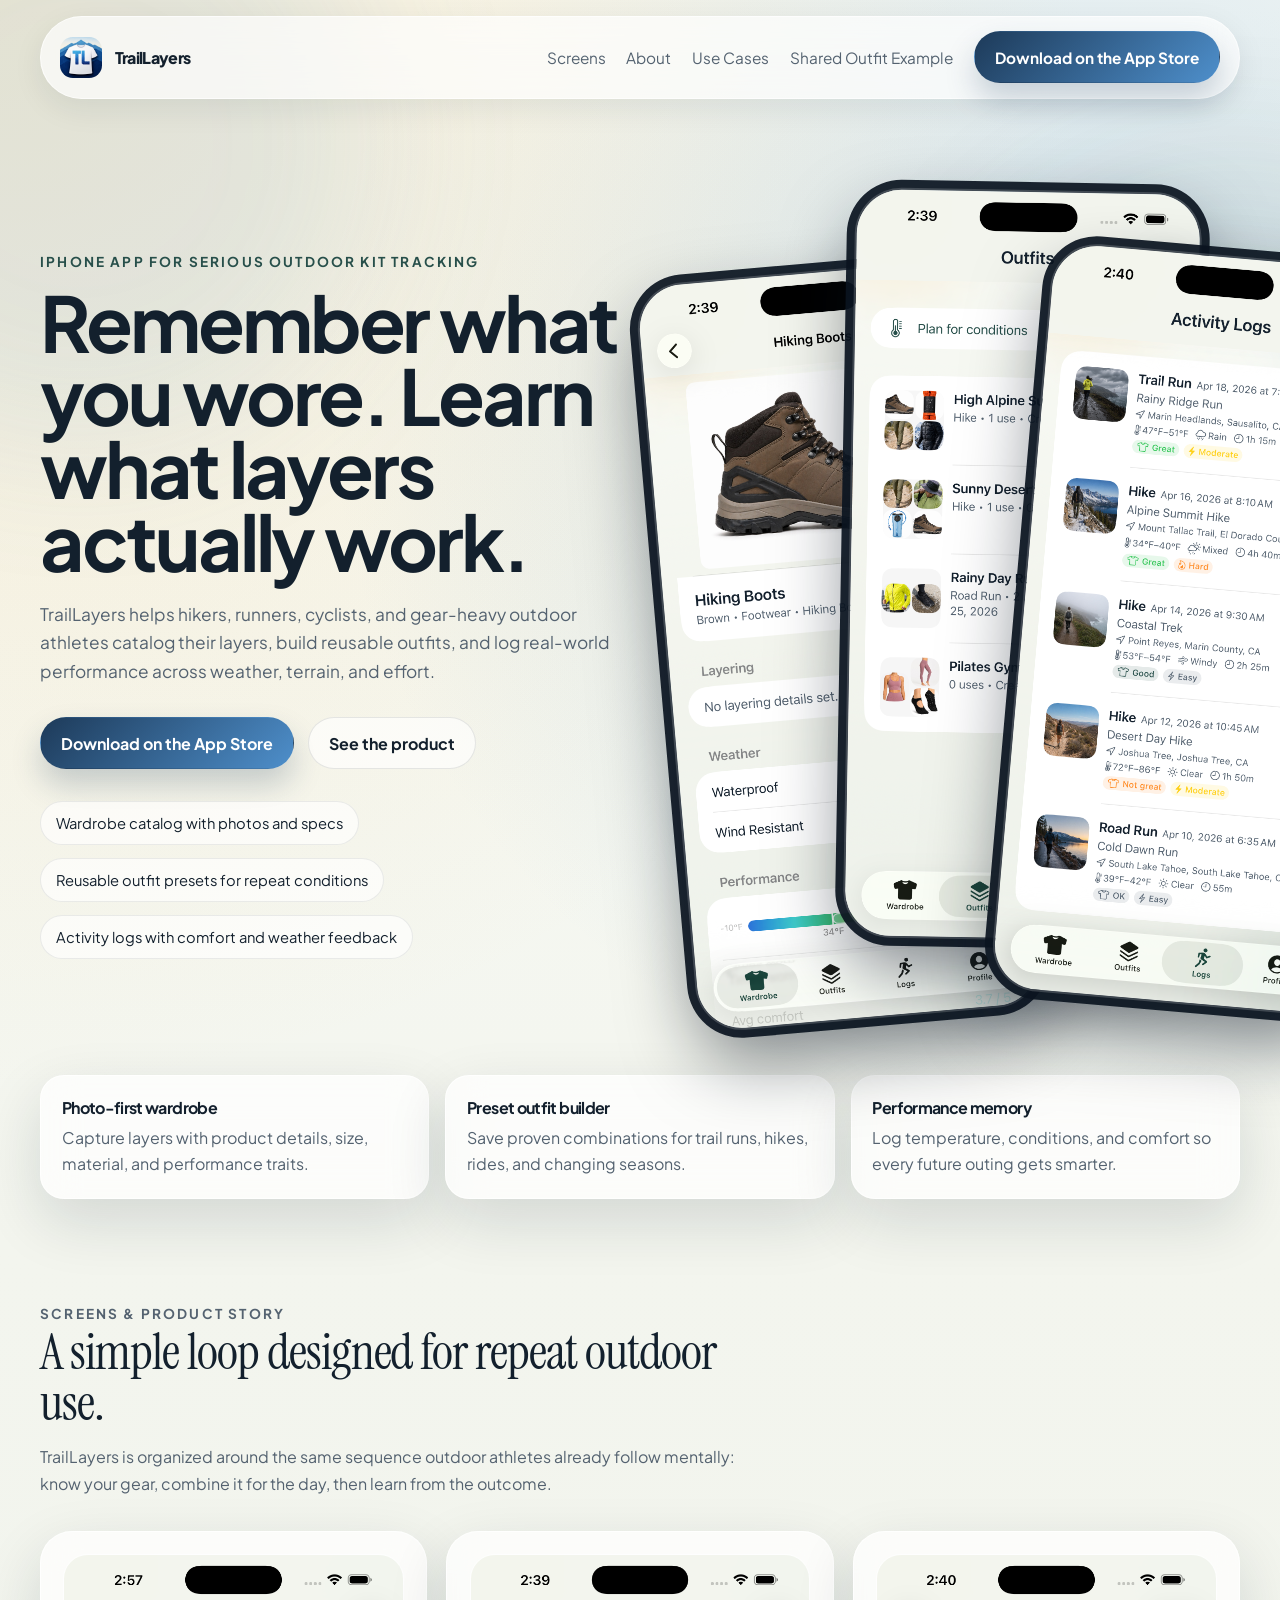
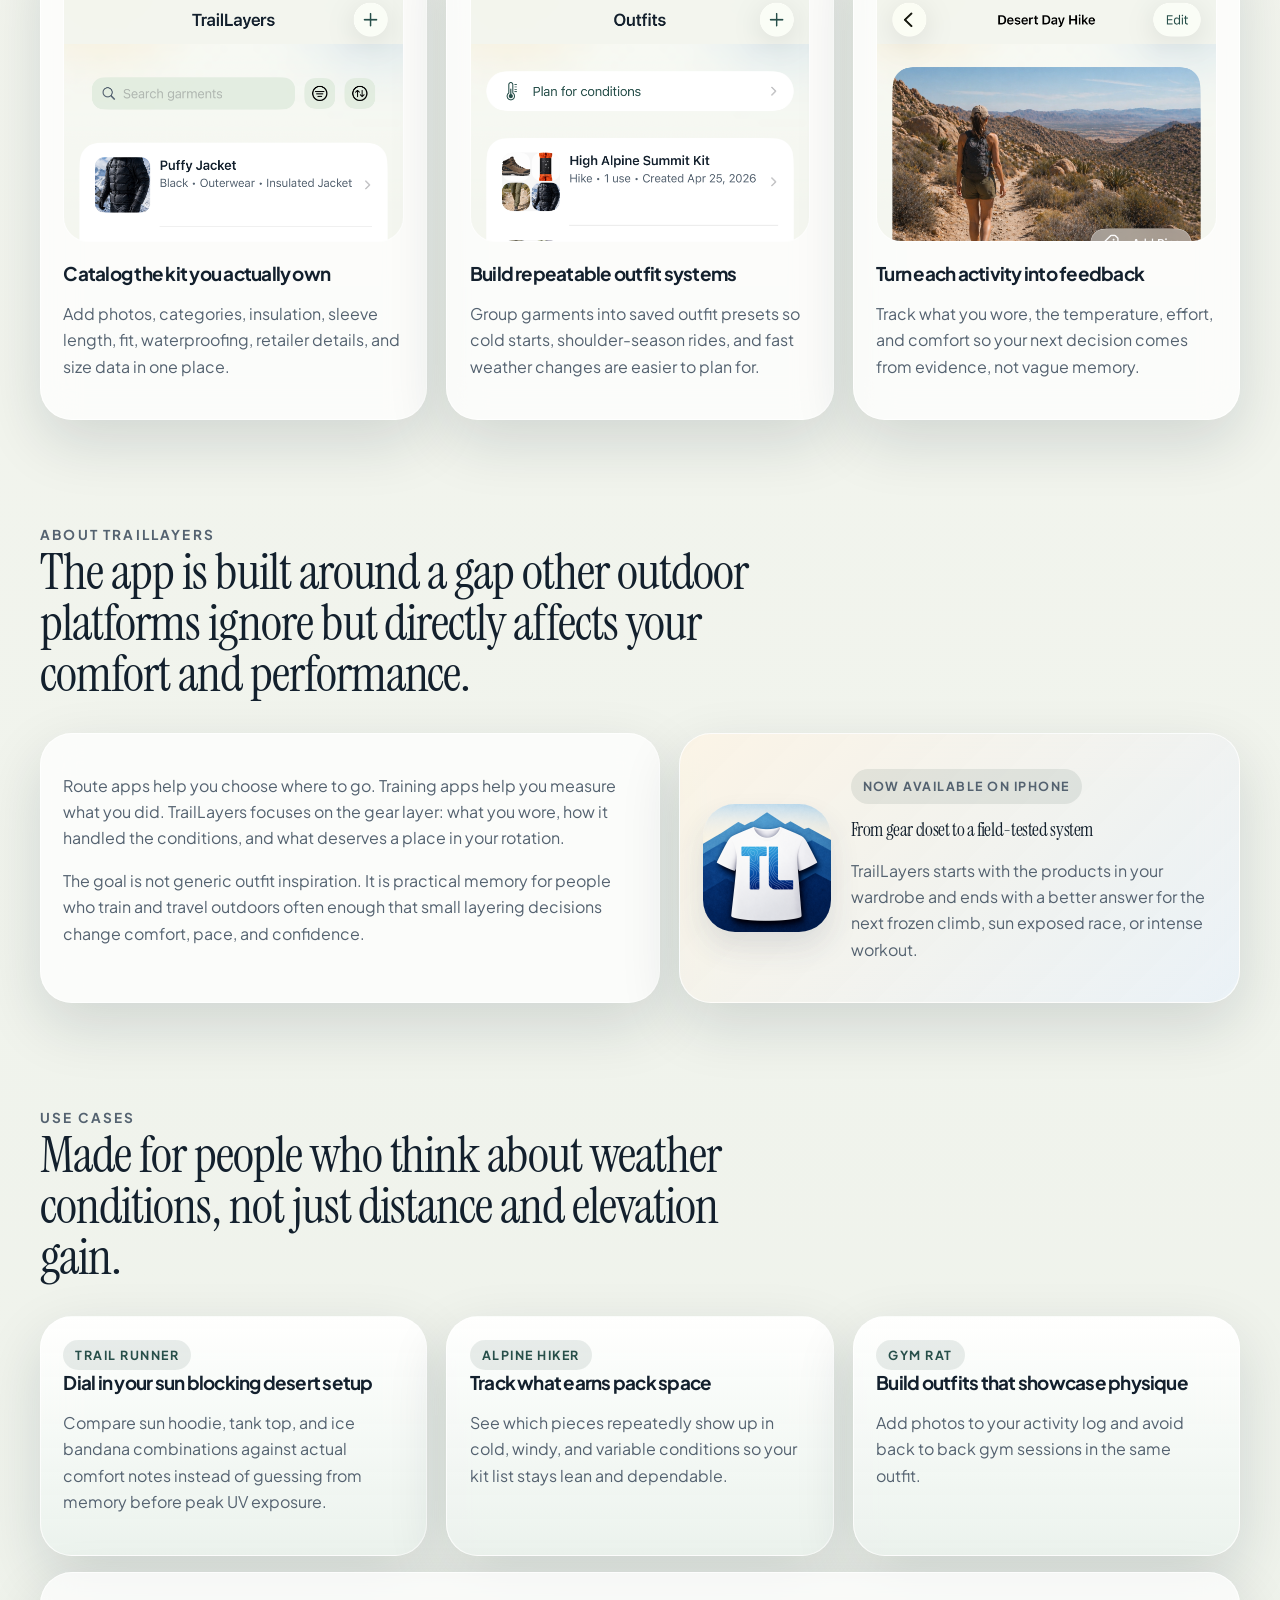
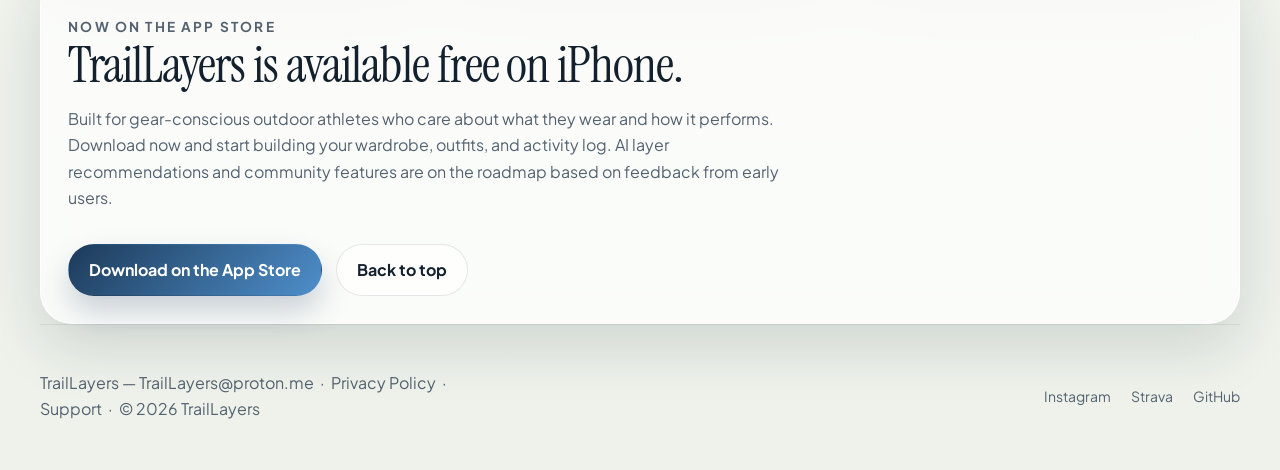
<file: index.html>
<!DOCTYPE html>
<html lang="en">
<head>
  <meta charset="UTF-8">
  <meta name="viewport" content="width=device-width, initial-scale=1.0">
  <title>TrailLayers | iPhone App for Outdoor Gear Tracking</title>
  <meta
    name="description"
    content="TrailLayers is an iPhone app for tracking layers, building repeatable outfits, and learning what performs best across weather, effort, and terrain."
  >
  <link rel="icon" type="image/png" href="./assets/traillayers-icon.png">
  <link rel="preconnect" href="https://fonts.googleapis.com">
  <link rel="preconnect" href="https://fonts.gstatic.com" crossorigin>
  <link href="https://fonts.googleapis.com/css2?family=Plus+Jakarta+Sans:wght@400;500;600;700;800&amp;family=Instrument+Serif:ital@0;1&amp;display=swap" rel="stylesheet">
  <meta name='impact-site-verification' value='4150eebb-adfe-4280-85b9-e752fb55fca5'>
  <link rel="stylesheet" href="./styles.css">
</head>
<body>
  <div class="page-shell">
    <header class="site-header">
      <a class="brand" href="#top" aria-label="TrailLayers home">
        <img src="./assets/traillayers-icon.png" alt="TrailLayers app icon">
        <span>TrailLayers</span>
      </a>

      <button class="menu-toggle" type="button" aria-expanded="false" aria-controls="site-nav">
        <span></span>
        <span></span>
      </button>

      <nav id="site-nav" class="site-nav" aria-label="Primary">
        <a href="#screens">Screens</a>
        <a href="#about">About</a>
        <a href="#use-cases">Use Cases</a>
        <a href="https://traillayers.app/outfits/?id=e692a586-5457-4a1e-a041-8d3524969d3b">Shared Outfit Example</a>
        <a class="button button-primary outfit-header-cta" href="https://apps.apple.com/us/app/traillayers/id6760794709" id="appstore-cta-header" aria-label="Download TrailLayers on the App Store" target="_blank">
          Download on the App Store
        </a>
      </nav>
    </header>

    <main id="top">
      <section class="hero">
        <div class="hero-copy">
          <p class="eyebrow">iPhone app for serious outdoor kit tracking</p>
          <h1>Remember what you wore. Learn what layers actually work.</h1>
          <p class="hero-text">
            TrailLayers helps hikers, runners, cyclists, and gear-heavy outdoor athletes catalog their layers,
            build reusable outfits, and log real-world performance across weather, terrain, and effort.
          </p>

          <div class="hero-actions">
            <a class="button button-primary" href="https://apps.apple.com/us/app/traillayers/id6760794709" target="_blank" aria-label="Download TrailLayers on the App Store">Download on the App Store</a>
            <a class="button button-secondary" href="#screens">See the product</a>
          </div>

          <ul class="hero-meta" aria-label="Product highlights">
            <li>Wardrobe catalog with photos and specs</li>
            <li>Reusable outfit presets for repeat conditions</li>
            <li>Activity logs with comfort and weather feedback</li>
          </ul>
        </div>

        <div class="hero-visual" aria-hidden="true">
          <div class="glow glow-one"></div>
          <div class="glow glow-two"></div>

          <div class="phone-stack">
            <div class="phone-frame phone-back">
              <img
                src="./images/screenshots/17PM-GarmentDetailView.png"
                alt="TrailLayers garment detail screen showing specs and performance history"
                width="390"
                height="844"
              >
            </div>
            <div class="phone-frame phone-mid">
              <img
                src="./images/screenshots/17PM-OutfitsView.png"
                alt="TrailLayers outfits screen showing saved outfit presets"
                width="390"
                height="844"
              >
            </div>
            <div class="phone-frame phone-front">
              <img
                src="./images/screenshots/17PM-ActivityLogsView.png"
                alt="TrailLayers activity logs screen showing past outdoor activities"
                width="390"
                height="844"
              >
            </div>
          </div>
        </div>
      </section>

      <section class="proof-strip" aria-label="Key capabilities">
        <article>
          <strong>Photo-first wardrobe</strong>
          <span>Capture layers with product details, size, material, and performance traits.</span>
        </article>
        <article>
          <strong>Preset outfit builder</strong>
          <span>Save proven combinations for trail runs, hikes, rides, and changing seasons.</span>
        </article>
        <article>
          <strong>Performance memory</strong>
          <span>Log temperature, conditions, and comfort so every future outing gets smarter.</span>
        </article>
      </section>

      <section id="screens" class="section">
        <div class="section-heading">
          <p class="eyebrow">Screens &amp; product story</p>
          <h2>A simple loop designed for repeat outdoor use.</h2>
          <p>
            TrailLayers is organized around the same sequence outdoor athletes already follow mentally:
            know your gear, combine it for the day, then learn from the outcome.
          </p>
        </div>

        <div class="showcase-grid">
          <article class="showcase-card">
            <div class="showcase-art">
              <img
                src="./images/screenshots/17PM-WardrobeView.png"
                alt="Wardrobe screen showing a grid of cataloged garments"
                width="390"
                height="844"
              >
            </div>
            <h3>Catalog the kit you actually own</h3>
            <p>Add photos, categories, insulation, sleeve length, fit, waterproofing, retailer details, and size data in one place.</p>
          </article>
          <article class="showcase-card">
            <div class="showcase-art">
              <img
                src="./images/screenshots/17PM-OutfitsView.png"
                alt="Outfits screen showing saved outfit presets"
                width="390"
                height="844"
              >
            </div>
            <h3>Build repeatable outfit systems</h3>
            <p>Group garments into saved outfit presets so cold starts, shoulder-season rides, and fast weather changes are easier to plan for.</p>
          </article>
          <article class="showcase-card">
            <div class="showcase-art">
              <img
                src="./images/screenshots/17PM-ActivityDetailView.png"
                alt="Activity detail screen showing weather conditions and comfort ratings"
                width="390"
                height="844"
              >
            </div>
            <h3>Turn each activity into feedback</h3>
            <p>Track what you wore, the temperature, effort, and comfort so your next decision comes from evidence, not vague memory.</p>
          </article>
        </div>
      </section>

      <section id="about" class="section section-split">
        <div class="section-heading">
          <p class="eyebrow">About TrailLayers</p>
          <h2>The app is built around a gap other outdoor platforms ignore but directly affects your comfort and performance.</h2>
        </div>

        <div class="about-layout">
          <article class="text-panel">
            <p>
              Route apps help you choose where to go. Training apps help you measure what you did. TrailLayers focuses on
              the gear layer: what you wore, how it handled the conditions, and what deserves a place in your rotation.
            </p>
            <p>
              The goal is not generic outfit inspiration. It is practical memory for people who train and travel outdoors
              often enough that small layering decisions change comfort, pace, and confidence.
            </p>
          </article>

          <article class="brand-panel">
            <img src="./assets/traillayers-icon.png" alt="TrailLayers logo illustration">
            <div>
              <p class="brand-kicker">Now available on iPhone</p>
              <h3>From gear closet to a field-tested system</h3>
              <p>TrailLayers starts with the products in your wardrobe and ends with a better answer for the next frozen climb, sun exposed race, or intense workout.</p>
            </div>
          </article>
        </div>
      </section>

      <section id="use-cases" class="section">
        <div class="section-heading">
          <p class="eyebrow">Use cases</p>
          <h2>Made for people who think about weather conditions, not just distance and elevation gain.</h2>
        </div>

        <div class="use-case-grid">
          <article class="use-case-card">
            <span class="use-case-tag">Trail runner</span>
            <h3>Dial in your sun blocking desert setup</h3>
            <p>Compare sun hoodie, tank top, and ice bandana combinations against actual comfort notes instead of guessing from memory before peak UV exposure.</p>
          </article>
          <article class="use-case-card">
            <span class="use-case-tag">Alpine hiker</span>
            <h3>Track what earns pack space</h3>
            <p>See which pieces repeatedly show up in cold, windy, and variable conditions so your kit list stays lean and dependable.</p>
          </article>
          <article class="use-case-card">
            <span class="use-case-tag">Gym Rat</span>
            <h3>Build outfits that showcase physique</h3>
            <p>Add photos to your activity log and avoid back to back gym sessions in the same outfit.</p>
          </article>
        </div>
      </section>

      <section class="section final-cta">
        <div class="section-heading">
          <p class="eyebrow">Now on the App Store</p>
          <h2>TrailLayers is available free on iPhone.</h2>
          <p>
            Built for gear-conscious outdoor athletes who care about what they wear and how it performs.
            Download now and start building your wardrobe, outfits, and activity log.
            AI layer recommendations and community features are on the roadmap based on feedback from early users.
          </p>
        </div>
        <div class="cta-row">
          <a class="button button-primary" href="https://apps.apple.com/us/app/traillayers/id6760794709" target="_blank" aria-label="Download TrailLayers on the App Store">Download on the App Store</a>
          <a class="button button-secondary" href="#top">Back to top</a>
        </div>
      </section>
    </main>

    <footer class="site-footer">
      <p>TrailLayers &mdash; <a href="mailto:TrailLayers@proton.me">TrailLayers@proton.me</a>
        &nbsp;&middot;&nbsp;
        <a href="./privacy.html">Privacy Policy</a>
        &nbsp;&middot;&nbsp;
        <a href="./support/">Support</a>
        &nbsp;&middot;&nbsp;
        &copy; <span id="year"></span> TrailLayers
      </p>
      <div class="footer-social">
        <a href="https://www.instagram.com/traillayers" target="_blank" aria-label="TrailLayers on Instagram">Instagram</a>
        <a href="https://www.strava.com/clubs/2086063" target="_blank" aria-label="TrailLayers Strava Club">Strava</a>
        <a href="https://github.com/TrailLayers/TrailLayers-website" target="_blank" aria-label="TrailLayers on GitHub">GitHub</a>
      </div>
    </footer>
  </div>

  <script src="./script.js"></script>
</body>
</html>
</file>
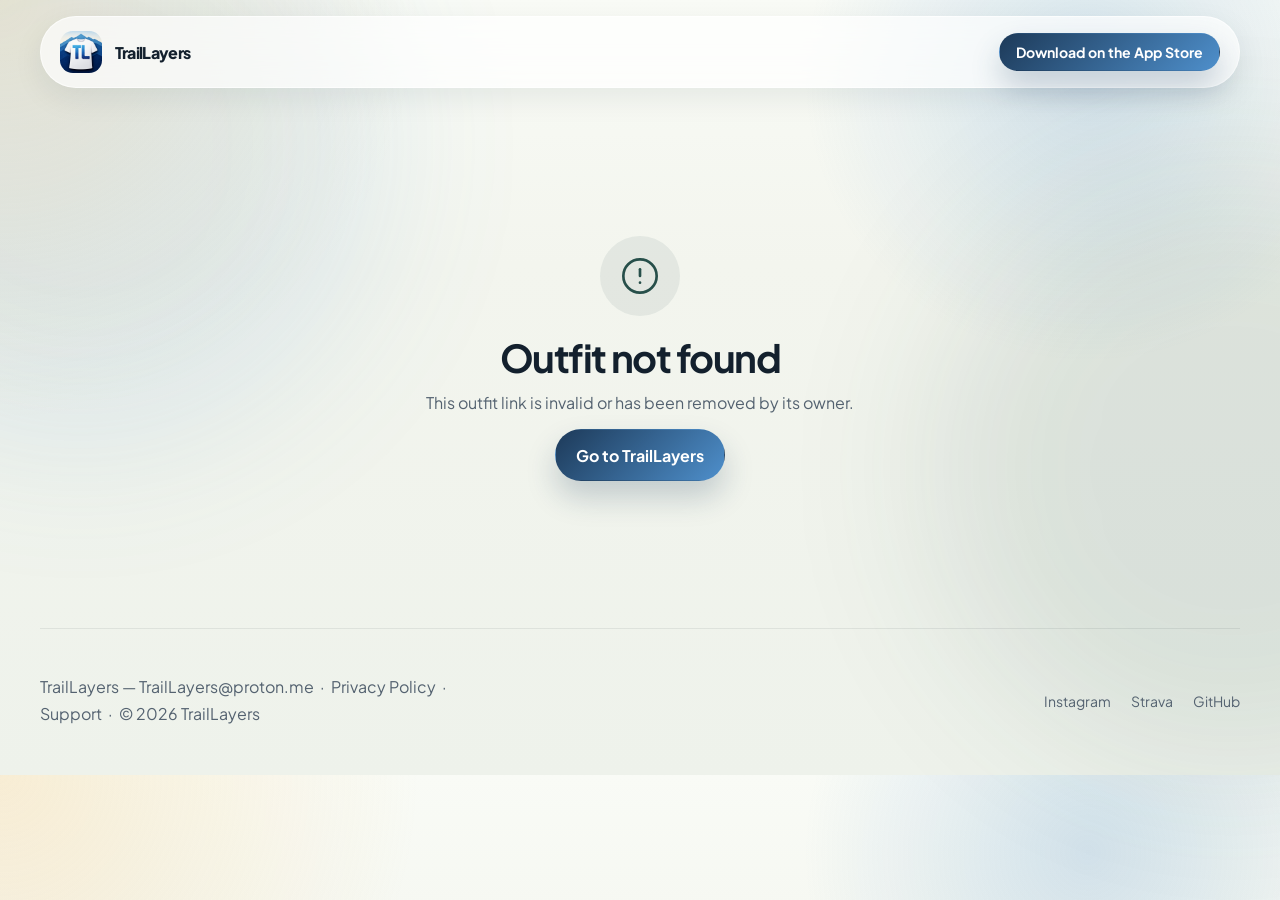
<file: outfits/index.html>
<!DOCTYPE html>
<html lang="en">
<head>
  <meta charset="UTF-8">
  <meta name="viewport" content="width=device-width, initial-scale=1.0">
  <title>Shared Outfit — TrailLayers</title>
  <meta name="description" content="View a shared TrailLayers outfit.">
  <!-- Open Graph — updated dynamically once data loads -->
  <meta property="og:title" content="TrailLayers Outfit">
  <meta property="og:description" content="A shared outfit from TrailLayers.">
  <meta property="og:image" content="../assets/traillayers-icon.png">
  <link rel="icon" type="image/png" href="../assets/traillayers-icon.png">
  <link rel="preconnect" href="https://fonts.googleapis.com">
  <link rel="preconnect" href="https://fonts.gstatic.com" crossorigin>
  <link href="https://fonts.googleapis.com/css2?family=Plus+Jakarta+Sans:wght@400;500;600;700;800&family=Instrument+Serif:ital@0;1&display=swap" rel="stylesheet">
  <link rel="stylesheet" href="../styles.css">
  <link rel="stylesheet" href="./outfit.css">
</head>
<body>
  <div class="page-shell">

    <header class="site-header">
      <a class="brand" href="/" aria-label="TrailLayers home">
        <img src="../assets/traillayers-icon.png" alt="TrailLayers app icon">
        <span>TrailLayers</span>
      </a>
      <a class="button button-primary outfit-header-cta" href="https://apps.apple.com/us/app/traillayers/id6760794709" id="appstore-cta-header" aria-label="Download TrailLayers on the App Store" target="_blank">
        Download on the App Store
      </a>
    </header>

    <main id="outfit-main" data-state="loading">

      <!-- Loading state — hidden attribute removed by showState("state-loading") on init -->
      <div id="state-loading" class="outfit-state" hidden aria-live="polite" aria-busy="true">
        <div class="spinner" aria-hidden="true"></div>
        <p>Loading outfit&hellip;</p>
      </div>

      <!-- Error / not-found state -->
      <div id="state-error" class="outfit-state" hidden aria-live="assertive">
        <div class="state-icon" aria-hidden="true">
          <svg width="40" height="40" viewBox="0 0 24 24" fill="none" stroke="currentColor" stroke-width="1.6" stroke-linecap="round" stroke-linejoin="round">
            <circle cx="12" cy="12" r="10"/>
            <line x1="12" y1="8" x2="12" y2="12"/>
            <line x1="12" y1="16" x2="12.01" y2="16"/>
          </svg>
        </div>
        <h1 class="state-heading">Outfit not found</h1>
        <p class="state-body">This outfit link is invalid or has been removed by its owner.</p>
        <a class="button button-primary" href="/">Go to TrailLayers</a>
      </div>

      <!-- Outfit content — populated by JS -->
      <div id="state-content" hidden>

        <section class="outfit-hero">
          <div class="outfit-hero-inner">
            <p class="eyebrow" id="outfit-activity"></p>
            <h1 id="outfit-name">Outfit</h1>
            <p id="shared-by" hidden></p>
            <p class="outfit-meta-line" id="outfit-date"></p>
            <p class="outfit-description" id="outfit-description" hidden></p>
          </div>
        </section>

        <!-- Temperature bar — populated by JS when weather stats are present -->
        <section class="outfit-weather-section" id="outfit-weather-section" hidden aria-label="Outfit temperature range">
          <div class="temp-bar-wrap" id="temp-bar-container">
            <!-- injected by renderWeatherBar() -->
          </div>
        </section>

        <section class="outfit-kit-section" aria-label="Tagged outfit photo and selected garment">
          <div class="outfit-photo-card">
            <div class="outfit-image-wrap" id="outfit-image-wrap">
              <!-- outfit image and pins injected here if present -->
            </div>
            <p class="photo-helper" id="photo-helper" hidden>Tap a marker to inspect the matching garment.</p>
          </div>

          <div class="selected-garment-panel" id="selected-garment-panel" aria-live="polite">
            <!-- selected garment injected here -->
          </div>
        </section>

        <section class="outfit-garments-section" aria-labelledby="garments-heading">
          <h2 id="garments-heading" class="garments-heading">What&rsquo;s in this outfit</h2>
          <ul class="garment-list" id="garment-list" role="list">
            <!-- garment cards injected here -->
          </ul>
        </section>

        <section class="outfit-cta-section">
          <div class="outfit-cta-card">
            <div class="outfit-cta-copy">
              <p class="eyebrow">Build yours in TrailLayers</p>
              <h2 class="outfit-cta-heading">Track every layer. Learn what actually works.</h2>
              <p>Catalog your outdoor gear, build repeatable outfits, and log real-world comfort so every future outing gets smarter.</p>
              <a class="button button-primary" href="https://apps.apple.com/us/app/traillayers/id6760794709" id="appstore-cta-main" target="_blank">Download on the App Store</a>
            </div>
            <div class="outfit-cta-art" aria-hidden="true">
              <img src="../assets/traillayers-icon.png" alt="">
            </div>
          </div>
        </section>

      </div>
      <!-- /#state-content -->

    </main>

    <footer class="site-footer outfit-footer">
      <p>TrailLayers &mdash; <a href="mailto:TrailLayers@proton.me">TrailLayers@proton.me</a>
        &nbsp;&middot;&nbsp;
        <a href="../privacy.html">Privacy Policy</a>
        &nbsp;&middot;&nbsp;
        <a href="../support/">Support</a>
        &nbsp;&middot;&nbsp;
        &copy; <span id="year"></span> TrailLayers
      </p>
      <div class="footer-social">
        <a href="https://www.instagram.com/traillayers" target="_blank" aria-label="TrailLayers on Instagram">Instagram</a>
        <a href="https://www.strava.com/clubs/2086063" target="_blank" aria-label="TrailLayers Strava Club">Strava</a>
        <a href="https://github.com/TrailLayers/TrailLayers-website" target="_blank" aria-label="TrailLayers on GitHub">GitHub</a>
      </div>
    </footer>

  </div>
  <!-- /.page-shell -->

  <script src="./outfit.js" type="module"></script>
</body>
</html>
</file>
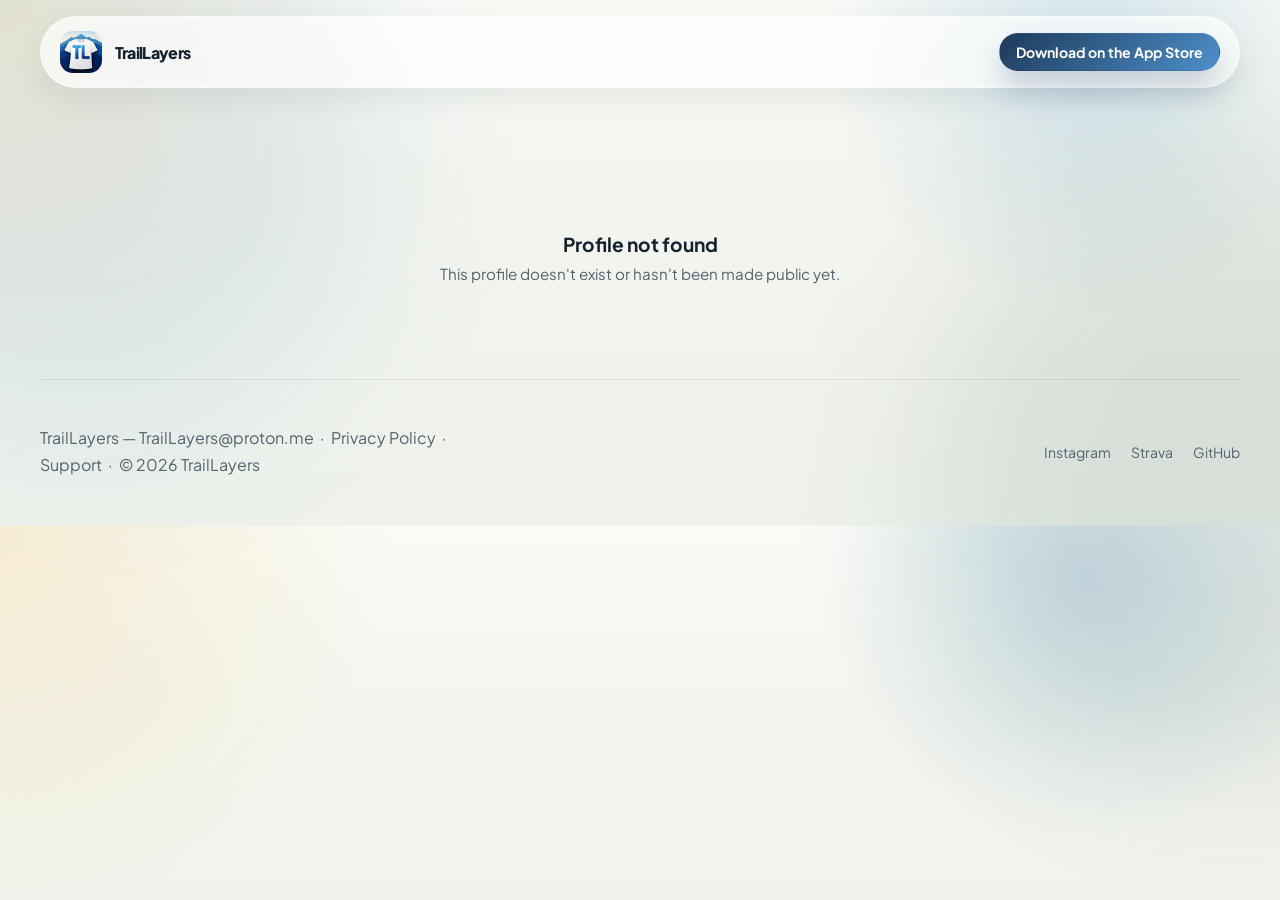
<file: profile/index.html>
<!DOCTYPE html>
<html lang="en">
<head>
  <meta charset="UTF-8">
  <meta name="viewport" content="width=device-width, initial-scale=1.0">
  <title>Profile — TrailLayers</title>
  <meta name="description" content="Outdoor gear wardrobe and outfits on TrailLayers.">
  <link rel="icon" type="image/png" href="../assets/traillayers-icon.png">
  <link rel="preconnect" href="https://fonts.googleapis.com">
  <link rel="preconnect" href="https://fonts.gstatic.com" crossorigin>
  <link href="https://fonts.googleapis.com/css2?family=Plus+Jakarta+Sans:wght@400;500;600;700;800&family=Instrument+Serif:ital@0;1&display=swap" rel="stylesheet">
  <link rel="stylesheet" href="../styles.css">
  <link rel="stylesheet" href="./profile.css">
</head>
<body>
  <div class="page-shell">

    <header class="site-header">
      <a class="brand" href="/" aria-label="TrailLayers home">
        <img src="../assets/traillayers-icon.png" alt="TrailLayers app icon">
        <span>TrailLayers</span>
      </a>
      <a class="button button-primary profile-header-cta" href="https://apps.apple.com/us/app/traillayers/id6760794709" id="appstore-cta-header" aria-label="Download TrailLayers on the App Store" target="_blank">
        Download on the App Store
      </a>
    </header>

    <main class="profile-main" id="profile-main" data-state="loading">

      <!-- Loading -->
      <div id="state-loading" class="profile-state-loading" aria-busy="true" aria-live="polite">
        <div class="profile-state-spinner" aria-hidden="true"></div>
      </div>

      <!-- Error / not found -->
      <div id="state-error" hidden>
        <section class="profile-hero">
          <div class="profile-state-message">
            <p class="profile-state-title">Profile not found</p>
            <p class="profile-state-sub">This profile doesn't exist or hasn't been made public yet.</p>
          </div>
        </section>
      </div>

      <!-- Content -->
      <div id="state-content" hidden>

        <section class="profile-hero">
          <div class="profile-hero-inner">
            <div class="profile-avatar" aria-hidden="true" id="profile-avatar"></div>
            <div class="profile-info">
              <h1 class="profile-name" id="profile-name"></h1>
              <p class="profile-username" id="profile-username"></p>
              <p class="profile-joined" id="profile-joined"></p>
            </div>
          </div>

          <div class="profile-stats" role="list">
            <div class="profile-stat" role="listitem">
              <span class="profile-stat-value" id="stat-garments">—</span>
              <span class="profile-stat-label">Garments</span>
            </div>
            <div class="profile-stat-divider" aria-hidden="true"></div>
            <div class="profile-stat" role="listitem">
              <span class="profile-stat-value" id="stat-outfits">—</span>
              <span class="profile-stat-label">Outfits</span>
            </div>
            <div class="profile-stat-divider" aria-hidden="true"></div>
            <div class="profile-stat" role="listitem">
              <span class="profile-stat-value" id="stat-activities">—</span>
              <span class="profile-stat-label">Activities</span>
            </div>
          </div>
        </section>

        <section class="profile-outfits-section" aria-labelledby="outfits-heading">
          <h2 id="outfits-heading" class="profile-section-heading">Shared outfits</h2>
          <ul class="profile-outfit-grid" id="outfit-grid" role="list"></ul>
        </section>

        <section class="outfit-cta-section">
          <div class="outfit-cta-card">
            <div class="outfit-cta-copy">
              <p class="eyebrow">Build yours in TrailLayers</p>
              <h2 class="outfit-cta-heading">Track every layer. Learn what actually works.</h2>
              <p>Catalog your outdoor gear, build repeatable outfits, and log real-world comfort so every future outing gets smarter.</p>
              <a class="button button-primary" href="https://apps.apple.com/us/app/traillayers/id6760794709" id="appstore-cta-main" target="_blank">Download on the App Store</a>
            </div>
            <div class="outfit-cta-art" aria-hidden="true">
              <img src="../assets/traillayers-icon.png" alt="">
            </div>
          </div>
        </section>

      </div>

    </main>

    <footer class="site-footer profile-footer">
      <p>TrailLayers &mdash; <a href="mailto:TrailLayers@proton.me">TrailLayers@proton.me</a>
        &nbsp;&middot;&nbsp;
        <a href="../privacy.html">Privacy Policy</a>
        &nbsp;&middot;&nbsp;
        <a href="../support/">Support</a>
        &nbsp;&middot;&nbsp;
        &copy; <span id="year"></span> TrailLayers
      </p>
      <div class="footer-social">
        <a href="https://www.instagram.com/traillayers" target="_blank" aria-label="TrailLayers on Instagram">Instagram</a>
        <a href="https://www.strava.com/clubs/2086063" target="_blank" aria-label="TrailLayers Strava Club">Strava</a>
        <a href="https://github.com/TrailLayers/TrailLayers-website" target="_blank" aria-label="TrailLayers on GitHub">GitHub</a>
      </div>
    </footer>

  </div>

  <script src="./profile.js" type="module"></script>
</body>
</html>
</file>
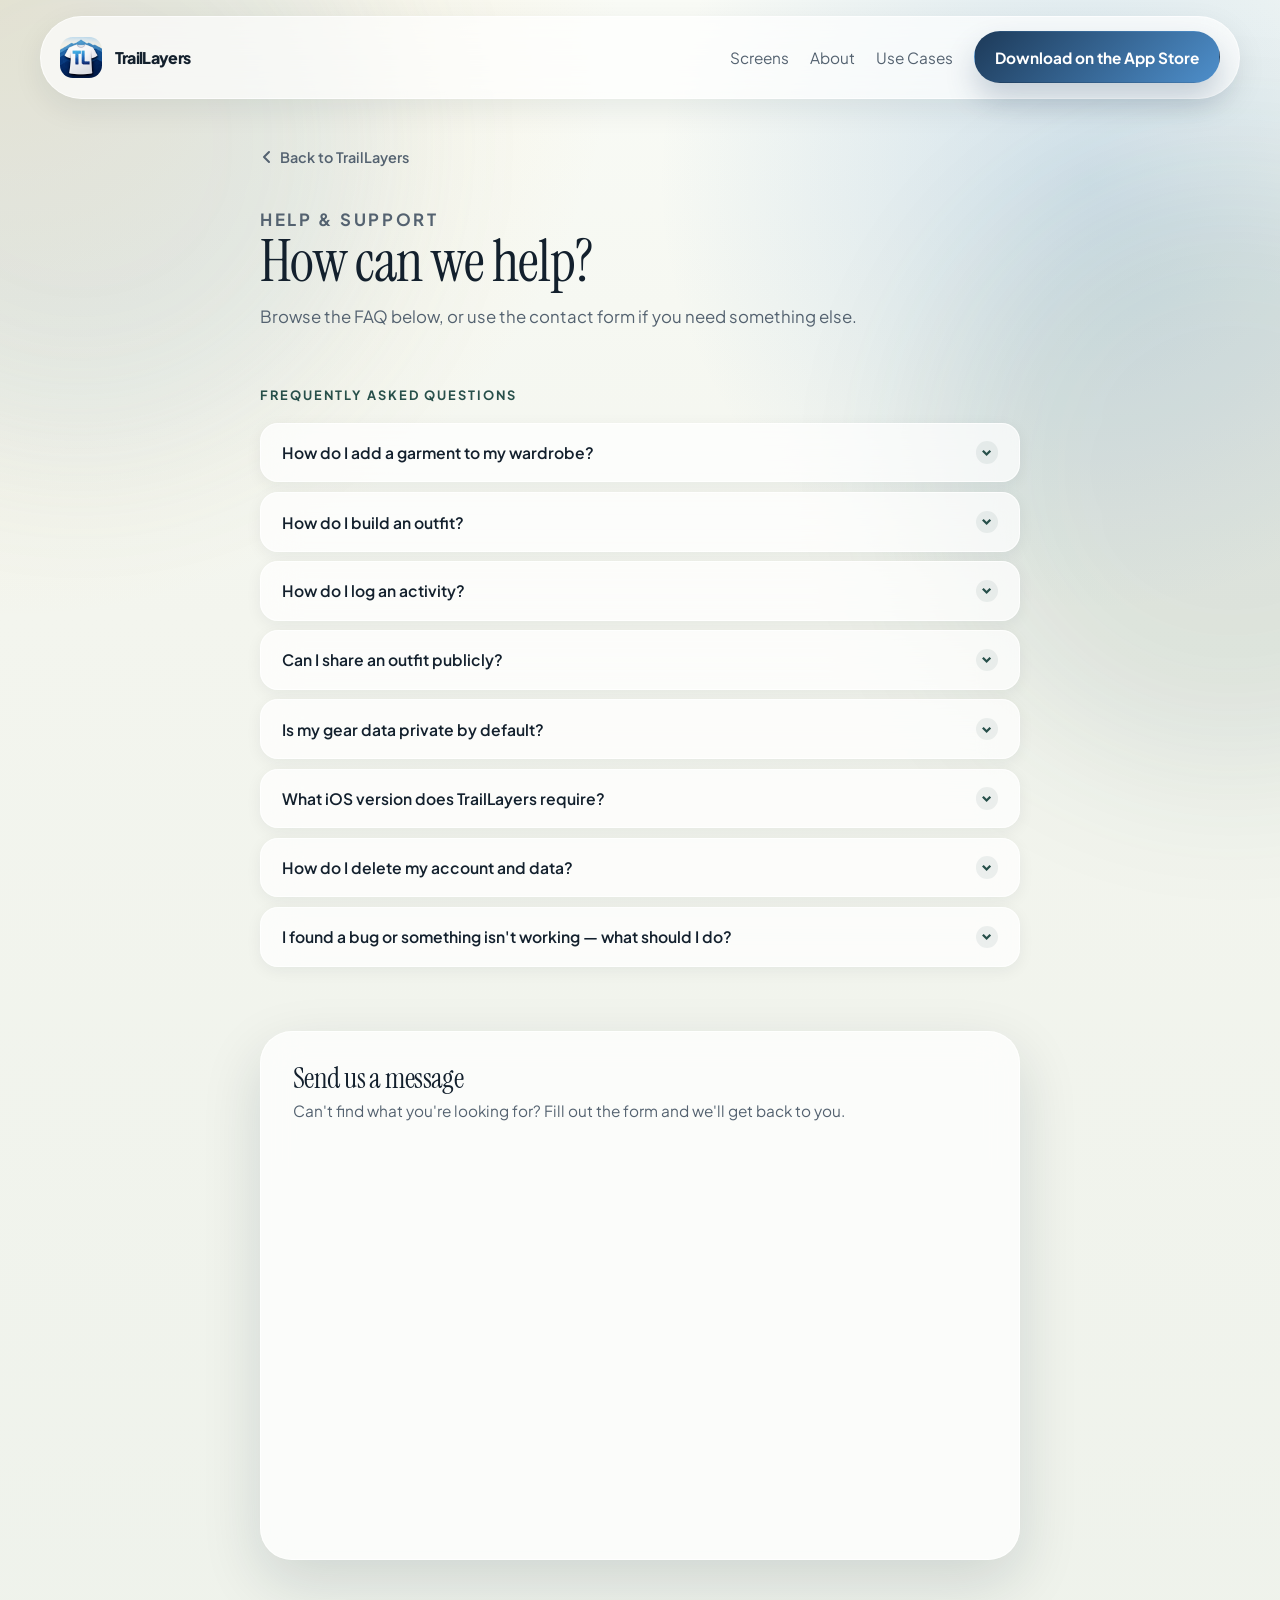
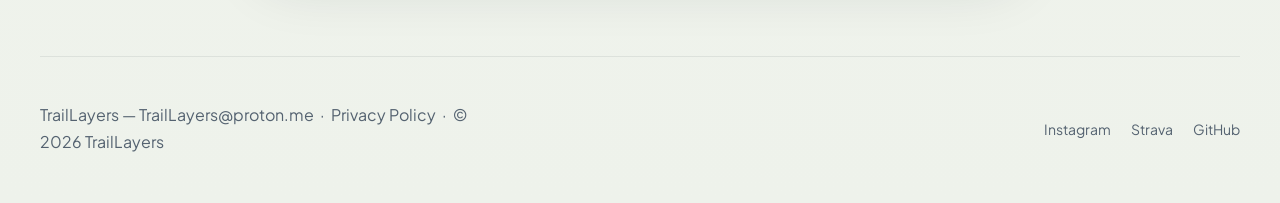
<file: support/index.html>
<!DOCTYPE html>
<html lang="en">
<head>
  <meta charset="UTF-8">
  <meta name="viewport" content="width=device-width, initial-scale=1.0">
  <title>Support — TrailLayers</title>
  <meta name="description" content="Get help with TrailLayers. Browse frequently asked questions or send us a message.">
  <link rel="icon" type="image/png" href="../assets/traillayers-icon.png">
  <link rel="preconnect" href="https://fonts.googleapis.com">
  <link rel="preconnect" href="https://fonts.gstatic.com" crossorigin>
  <link href="https://fonts.googleapis.com/css2?family=Plus+Jakarta+Sans:wght@400;500;600;700;800&family=Instrument+Serif:ital@0;1&display=swap" rel="stylesheet">
  <link rel="stylesheet" href="../styles.css">
  <style>
    .support-shell {
      width: min(calc(100% - 2rem), 760px);
      margin: 0 auto;
      padding: 3rem 0 6rem;
    }

    .back-link {
      display: inline-flex;
      align-items: center;
      gap: 0.4rem;
      font-size: 0.9rem;
      font-weight: 600;
      color: var(--muted);
      margin-bottom: 2.5rem;
      transition: color 0.15s;
    }
    .back-link:hover { color: var(--ink); }

    .support-header {
      margin-bottom: 3.5rem;
    }
    .support-header h1 {
      font-family: "Instrument Serif", Georgia, serif;
      font-weight: 400;
      font-size: clamp(2.4rem, 5vw, 3.6rem);
      letter-spacing: -0.02em;
      line-height: 1;
      margin: 0 0 0.75rem;
    }
    .support-header p {
      color: var(--muted);
      font-size: 1.05rem;
      line-height: 1.65;
      margin: 0;
      max-width: 38rem;
    }

    /* ── FAQ ───────────────────────────────────────────────── */

    .faq-section {
      margin-bottom: 4rem;
    }

    .section-label {
      font-size: 0.8rem;
      font-weight: 700;
      text-transform: uppercase;
      letter-spacing: 0.16em;
      color: var(--forest);
      margin: 0 0 1.25rem;
    }

    .faq-list {
      display: flex;
      flex-direction: column;
      gap: 0.6rem;
    }

    .faq-item {
      background: var(--surface);
      backdrop-filter: blur(18px);
      border: 1px solid rgba(255, 255, 255, 0.75);
      border-radius: var(--radius-md);
      box-shadow: 0 4px 16px rgba(17, 37, 53, 0.06);
      overflow: hidden;
    }

    .faq-item summary {
      display: flex;
      align-items: center;
      justify-content: space-between;
      gap: 1rem;
      padding: 1.1rem 1.3rem;
      font-weight: 600;
      font-size: 0.98rem;
      cursor: pointer;
      list-style: none;
      user-select: none;
    }
    .faq-item summary::-webkit-details-marker { display: none; }

    .faq-chevron {
      flex-shrink: 0;
      width: 1.4rem;
      height: 1.4rem;
      display: flex;
      align-items: center;
      justify-content: center;
      background: rgba(39, 79, 74, 0.08);
      border-radius: 50%;
      transition: transform 0.22s ease, background 0.15s;
    }
    .faq-chevron svg {
      width: 0.7rem;
      height: 0.7rem;
      stroke: var(--forest);
      stroke-width: 2.5;
      fill: none;
      transition: transform 0.22s ease;
    }

    .faq-item[open] .faq-chevron {
      background: rgba(39, 79, 74, 0.14);
    }
    .faq-item[open] .faq-chevron svg {
      transform: rotate(180deg);
    }

    .faq-body {
      padding: 0 1.3rem 1.25rem;
      color: var(--muted);
      line-height: 1.7;
      font-size: 0.96rem;
    }
    .faq-body a {
      color: var(--sky);
      text-decoration: underline;
      text-underline-offset: 3px;
    }
    .faq-body p { margin: 0 0 0.6rem; }
    .faq-body p:last-child { margin-bottom: 0; }

    /* ── Contact form ──────────────────────────────────────── */

    .contact-section {
      background: var(--surface);
      backdrop-filter: blur(18px);
      border: 1px solid rgba(255, 255, 255, 0.75);
      border-radius: var(--radius-xl);
      box-shadow: var(--shadow);
      padding: 2rem 2rem 0.5rem;
    }

    .contact-section h2 {
      font-family: "Instrument Serif", Georgia, serif;
      font-weight: 400;
      font-size: 1.8rem;
      letter-spacing: -0.02em;
      margin: 0 0 0.4rem;
    }

    .contact-section .contact-lead {
      color: var(--muted);
      font-size: 0.96rem;
      line-height: 1.6;
      margin: 0 0 1.5rem;
    }

    .tally-wrap {
      /* let the Tally dynamic-height script resize freely */
      min-height: 24rem;
    }

    @media (max-width: 520px) {
      .support-shell {
        width: min(calc(100% - 1rem), 760px);
      }
      .contact-section {
        padding: 1.4rem 1.2rem 0.25rem;
      }
    }
  </style>
</head>
<body>
  <div class="page-shell">
    <header class="site-header">
      <a class="brand" href="../" aria-label="TrailLayers home">
        <img src="../assets/traillayers-icon.png" alt="TrailLayers app icon">
        <span>TrailLayers</span>
      </a>

      <button class="menu-toggle" type="button" aria-expanded="false" aria-controls="site-nav">
        <span></span>
        <span></span>
      </button>

      <nav id="site-nav" class="site-nav" aria-label="Primary">
        <a href="../#screens">Screens</a>
        <a href="../#about">About</a>
        <a href="../#use-cases">Use Cases</a>
        <a class="button button-primary" href="https://apps.apple.com/us/app/traillayers/id6760794709" target="_blank" aria-label="Download TrailLayers on the App Store">
          Download on the App Store
        </a>
      </nav>
    </header>

    <main>
      <div class="support-shell">
        <a class="back-link" href="../">
          <svg width="14" height="14" viewBox="0 0 14 14" fill="none" stroke="currentColor" stroke-width="2" stroke-linecap="round" stroke-linejoin="round" aria-hidden="true">
            <polyline points="9 2 4 7 9 12"/>
          </svg>
          Back to TrailLayers
        </a>

        <div class="support-header">
          <p class="eyebrow">Help &amp; Support</p>
          <h1>How can we help?</h1>
          <p>Browse the FAQ below, or use the contact form if you need something else.</p>
        </div>

        <!-- ── FAQ ─────────────────────────────────────────── -->
        <section class="faq-section" aria-labelledby="faq-heading">
          <p class="section-label" id="faq-heading">Frequently asked questions</p>

          <div class="faq-list">

            <details class="faq-item">
              <summary>
                How do I add a garment to my wardrobe?
                <span class="faq-chevron" aria-hidden="true">
                  <svg viewBox="0 0 12 12"><polyline points="2 4 6 8 10 4"/></svg>
                </span>
              </summary>
              <div class="faq-body">
                <p>Tap the <strong>+</strong> button on the Wardrobe tab. You can add a photo from your camera roll or take one in-app, then fill in details like category, insulation, waterproofing, and size. Fields you don't know can be left blank and edited later.</p>
              </div>
            </details>

            <details class="faq-item">
              <summary>
                How do I build an outfit?
                <span class="faq-chevron" aria-hidden="true">
                  <svg viewBox="0 0 12 12"><polyline points="2 4 6 8 10 4"/></svg>
                </span>
              </summary>
              <div class="faq-body">
                <p>Go to the <strong>Outfits</strong> tab and tap <strong>+</strong>. Give the outfit a name, then select garments from your wardrobe to include. Saved outfits can be reused across activity logs so you don't have to re-select the same gear every time.</p>
              </div>
            </details>

            <details class="faq-item">
              <summary>
                How do I log an activity?
                <span class="faq-chevron" aria-hidden="true">
                  <svg viewBox="0 0 12 12"><polyline points="2 4 6 8 10 4"/></svg>
                </span>
              </summary>
              <div class="faq-body">
                <p>Tap <strong>+</strong> on the Activity Logs tab. Select the garments or an existing outfit you wore, then add weather conditions, effort level, and comfort feedback. Ratings you enter are used to surface garment insights over time.</p>
              </div>
            </details>

            <details class="faq-item">
              <summary>
                Can I share an outfit publicly?
                <span class="faq-chevron" aria-hidden="true">
                  <svg viewBox="0 0 12 12"><polyline points="2 4 6 8 10 4"/></svg>
                </span>
              </summary>
              <div class="faq-body">
                <p>Yes. Each outfit has a privacy toggle in its detail view. When set to public, a shareable link is generated that anyone can view without needing the app. You can switch it back to private at any time.</p>
              </div>
            </details>

            <details class="faq-item">
              <summary>
                Is my gear data private by default?
                <span class="faq-chevron" aria-hidden="true">
                  <svg viewBox="0 0 12 12"><polyline points="2 4 6 8 10 4"/></svg>
                </span>
              </summary>
              <div class="faq-body">
                <p>Yes. Your wardrobe, activity logs, and outfits are private to your account. Only outfits you explicitly mark as public are visible to others. See our <a href="../privacy.html">Privacy Policy</a> for the full details on data storage.</p>
              </div>
            </details>

            <details class="faq-item">
              <summary>
                What iOS version does TrailLayers require?
                <span class="faq-chevron" aria-hidden="true">
                  <svg viewBox="0 0 12 12"><polyline points="2 4 6 8 10 4"/></svg>
                </span>
              </summary>
              <div class="faq-body">
                <p>TrailLayers requires iOS 17 or later and is optimized for iPhone. iPad is not currently supported.</p>
              </div>
            </details>

            <details class="faq-item">
              <summary>
                How do I delete my account and data?
                <span class="faq-chevron" aria-hidden="true">
                  <svg viewBox="0 0 12 12"><polyline points="2 4 6 8 10 4"/></svg>
                </span>
              </summary>
              <div class="faq-body">
                <p>Go to <strong>Settings → Account → Delete Account</strong> inside the app. This permanently removes your profile, wardrobe, outfits, and activity logs. The action cannot be undone.</p>
              </div>
            </details>

            <details class="faq-item">
              <summary>
                I found a bug or something isn't working — what should I do?
                <span class="faq-chevron" aria-hidden="true">
                  <svg viewBox="0 0 12 12"><polyline points="2 4 6 8 10 4"/></svg>
                </span>
              </summary>
              <div class="faq-body">
                <p>Use the contact form below and describe what happened, what you expected, and your iOS version. Screenshots are helpful if you can attach them. We'll follow up by email.</p>
              </div>
            </details>

          </div>
        </section>

        <!-- ── Contact form ────────────────────────────────── -->
        <section class="contact-section" aria-labelledby="contact-heading">
          <h2 id="contact-heading">Send us a message</h2>
          <p class="contact-lead">Can't find what you're looking for? Fill out the form and we'll get back to you.</p>

          <div class="tally-wrap">
            <iframe
              data-tally-src="https://tally.so/embed/rjLxAN?alignLeft=1&hideTitle=1&transparentBackground=1&dynamicHeight=1"
              loading="lazy"
              width="100%"
              height="400"
              frameborder="0"
              marginheight="0"
              marginwidth="0"
              title="TrailLayers support form"
            ></iframe>
          </div>
        </section>
      </div>
    </main>

    <footer class="site-footer">
      <p>TrailLayers &mdash; <a href="mailto:TrailLayers@proton.me">TrailLayers@proton.me</a>
        &nbsp;&middot;&nbsp;
        <a href="../privacy.html">Privacy Policy</a>
        &nbsp;&middot;&nbsp;
        &copy; <span id="year"></span> TrailLayers
      </p>
      <div class="footer-social">
        <a href="https://www.instagram.com/traillayers" target="_blank" aria-label="TrailLayers on Instagram">Instagram</a>
        <a href="https://www.strava.com/clubs/2086063" target="_blank" aria-label="TrailLayers Strava Club">Strava</a>
        <a href="https://github.com/TrailLayers/TrailLayers-website" target="_blank" aria-label="TrailLayers on GitHub">GitHub</a>
      </div>
    </footer>
  </div>

  <script>
    document.getElementById("year").textContent = new Date().getFullYear();

    // Mobile nav toggle (mirrors script.js behavior)
    const toggle = document.querySelector(".menu-toggle");
    const nav = document.querySelector(".site-nav");
    if (toggle && nav) {
      toggle.addEventListener("click", () => {
        const open = nav.classList.toggle("is-open");
        toggle.setAttribute("aria-expanded", open);
      });
    }
  </script>

  <!-- Tally embed script -->
  <script>
    var d = document,
      w = "https://tally.so/widgets/embed.js",
      v = function () {
        "undefined" != typeof Tally
          ? Tally.loadEmbeds()
          : d.querySelectorAll("iframe[data-tally-src]:not([src])").forEach(function (e) {
              e.src = e.dataset.tallySrc;
            });
      };
    if ("undefined" != typeof Tally) v();
    else if (d.querySelector('script[src="' + w + '"]') == null) {
      var s = d.createElement("script");
      s.src = w;
      s.onload = v;
      s.onerror = v;
      d.body.appendChild(s);
    }
  </script>
</body>
</html>
</file>
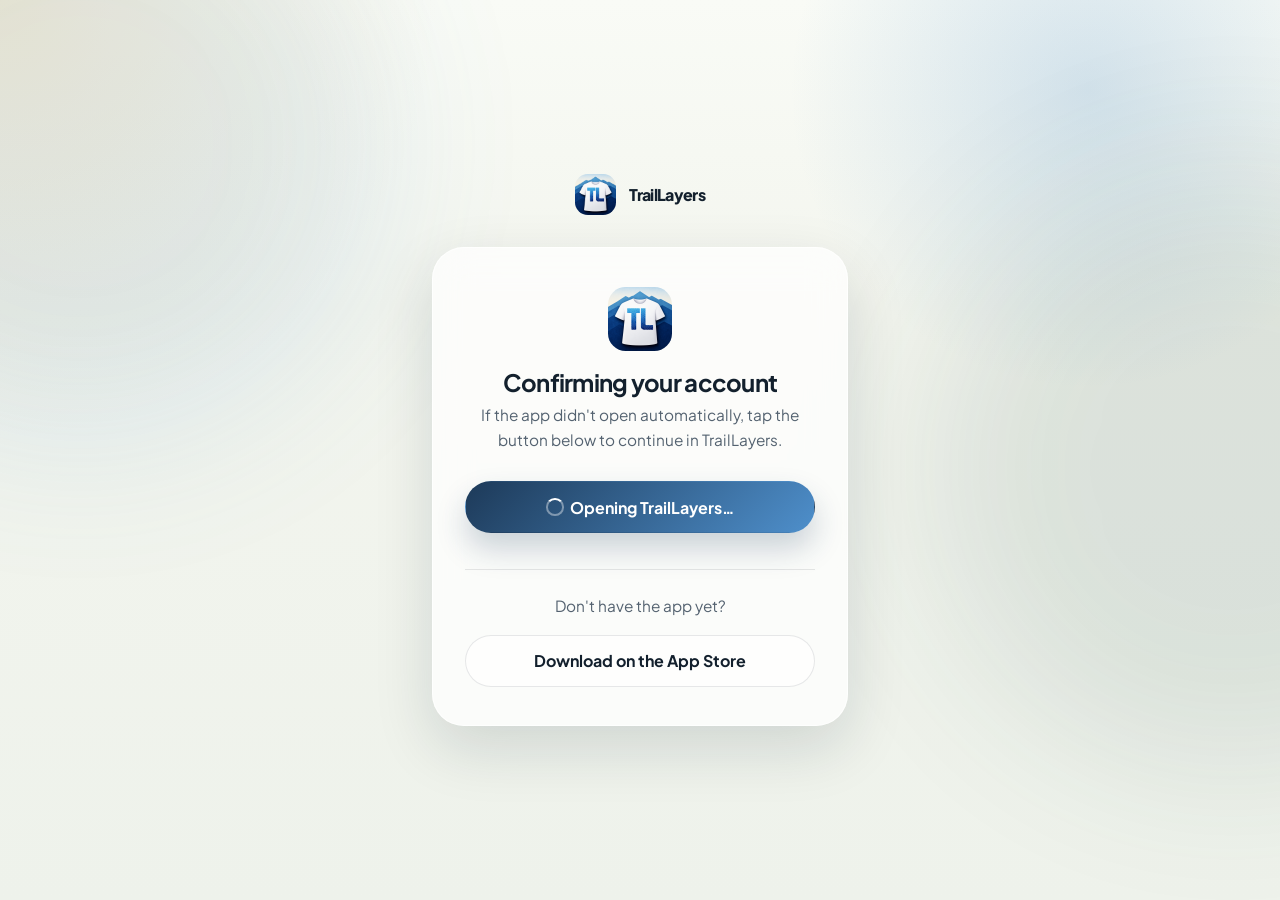
<file: auth/confirm/index.html>
<!DOCTYPE html>
<html lang="en">
<head>
  <meta charset="UTF-8">
  <meta name="viewport" content="width=device-width, initial-scale=1.0">
  <title>Confirming your account — TrailLayers</title>
  <meta name="description" content="Opening TrailLayers to confirm your account.">
  <link rel="icon" type="image/png" href="../../assets/traillayers-icon.png">
  <link rel="preconnect" href="https://fonts.googleapis.com">
  <link rel="preconnect" href="https://fonts.gstatic.com" crossorigin>
  <link href="https://fonts.googleapis.com/css2?family=Plus+Jakarta+Sans:wght@400;600;700;800&display=swap" rel="stylesheet">
  <link rel="stylesheet" href="../../styles.css">
  <style>
    .auth-shell {
      min-height: 100svh;
      display: flex;
      flex-direction: column;
      align-items: center;
      justify-content: center;
      gap: 2rem;
      padding: 2rem 1rem;
    }

    .auth-card {
      width: min(100%, 26rem);
      padding: 2.4rem 2rem;
      border-radius: 2rem;
      background: rgba(255, 255, 255, 0.72);
      backdrop-filter: blur(18px);
      border: 1px solid rgba(255, 255, 255, 0.75);
      box-shadow: 0 22px 60px rgba(17, 37, 53, 0.14);
      text-align: center;
    }

    .auth-icon {
      width: 4rem;
      height: 4rem;
      border-radius: 1.1rem;
      margin: 0 auto 1.25rem;
    }

    .auth-card h1 {
      font-size: 1.5rem;
      margin: 0 0 0.6rem;
      letter-spacing: -0.03em;
    }

    .auth-card p {
      margin: 0 0 1.8rem;
      color: var(--muted);
      line-height: 1.6;
      font-size: 0.96rem;
    }

    .spinner {
      display: inline-block;
      width: 1.1rem;
      height: 1.1rem;
      border: 2px solid rgba(255, 255, 255, 0.4);
      border-top-color: white;
      border-radius: 50%;
      animation: spin 0.7s linear infinite;
      vertical-align: middle;
      margin-right: 0.4rem;
    }

    @keyframes spin {
      to { transform: rotate(360deg); }
    }

    .divider {
      margin: 1.5rem 0;
      border: none;
      border-top: 1px solid var(--line);
    }

    .fallback-note {
      font-size: 0.85rem;
      color: var(--muted);
      margin: 0 0 1rem !important;
    }
  </style>
</head>
<body>
  <div class="page-shell">
    <div class="auth-shell">
      <a class="brand" href="https://traillayers.app" aria-label="TrailLayers home">
        <img src="../../assets/traillayers-icon.png" alt="TrailLayers app icon">
        <span>TrailLayers</span>
      </a>

      <div class="auth-card">
        <img class="auth-icon" src="../../assets/traillayers-icon.png" alt="">

        <h1>Confirming your account</h1>
        <p>
          If the app didn't open automatically, tap the button below to continue
          in TrailLayers.
        </p>

        <a class="button button-primary" href="#" id="open-app-btn" style="width:100%;margin-bottom:0.75rem;">
          <span class="spinner"></span> Opening TrailLayers&hellip;
        </a>

        <hr class="divider">

        <p class="fallback-note">Don't have the app yet?</p>
        <a
          class="button button-secondary"
          href="https://apps.apple.com/app/traillayers/id0000000000"
          style="width:100%;"
        >
          Download on the App Store
        </a>
      </div>
    </div>
  </div>

  <script>
    // Pass the full URL (including fragment / query params from Supabase) through
    // to the custom scheme so the app can parse the PKCE code even if Universal
    // Links didn't trigger (e.g. user opened in Safari from Mail).
    (function () {
      var params = window.location.search + window.location.hash;
      var deepLink = 'traillayers://email-confirm-signup' + params;
      document.getElementById('open-app-btn').href = deepLink;
      // Attempt to open automatically after a brief moment.
      setTimeout(function () { window.location.href = deepLink; }, 400);
    })();
  </script>
</body>
</html>
</file>
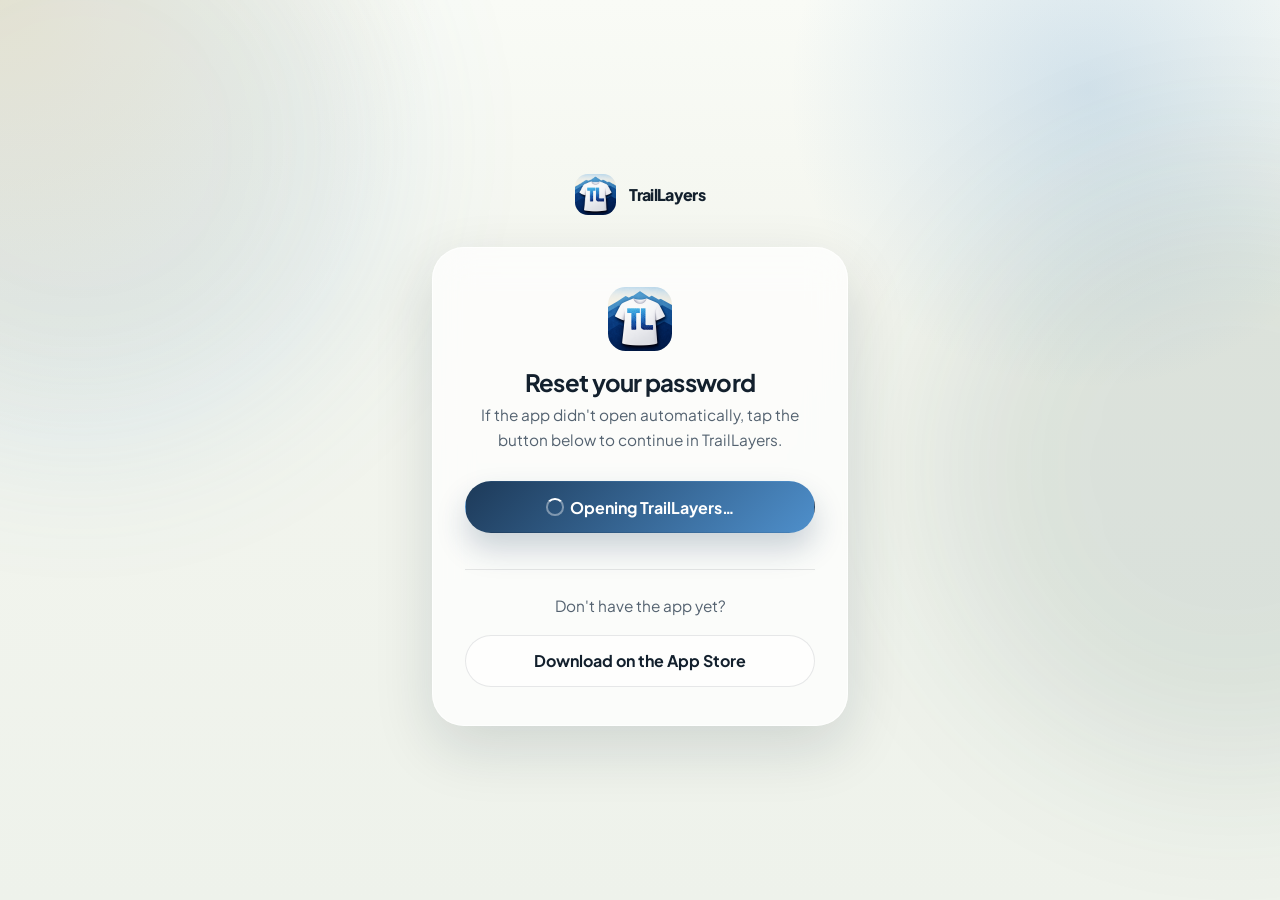
<file: auth/reset/index.html>
<!DOCTYPE html>
<html lang="en">
<head>
  <meta charset="UTF-8">
  <meta name="viewport" content="width=device-width, initial-scale=1.0">
  <title>Reset your password — TrailLayers</title>
  <meta name="description" content="Opening TrailLayers to reset your password.">
  <link rel="icon" type="image/png" href="../../assets/traillayers-icon.png">
  <link rel="preconnect" href="https://fonts.googleapis.com">
  <link rel="preconnect" href="https://fonts.gstatic.com" crossorigin>
  <link href="https://fonts.googleapis.com/css2?family=Plus+Jakarta+Sans:wght@400;600;700;800&display=swap" rel="stylesheet">
  <link rel="stylesheet" href="../../styles.css">
  <style>
    .auth-shell {
      min-height: 100svh;
      display: flex;
      flex-direction: column;
      align-items: center;
      justify-content: center;
      gap: 2rem;
      padding: 2rem 1rem;
    }

    .auth-card {
      width: min(100%, 26rem);
      padding: 2.4rem 2rem;
      border-radius: 2rem;
      background: rgba(255, 255, 255, 0.72);
      backdrop-filter: blur(18px);
      border: 1px solid rgba(255, 255, 255, 0.75);
      box-shadow: 0 22px 60px rgba(17, 37, 53, 0.14);
      text-align: center;
    }

    .auth-icon {
      width: 4rem;
      height: 4rem;
      border-radius: 1.1rem;
      margin: 0 auto 1.25rem;
    }

    .auth-card h1 {
      font-size: 1.5rem;
      margin: 0 0 0.6rem;
      letter-spacing: -0.03em;
    }

    .auth-card p {
      margin: 0 0 1.8rem;
      color: var(--muted);
      line-height: 1.6;
      font-size: 0.96rem;
    }

    .spinner {
      display: inline-block;
      width: 1.1rem;
      height: 1.1rem;
      border: 2px solid rgba(255, 255, 255, 0.4);
      border-top-color: white;
      border-radius: 50%;
      animation: spin 0.7s linear infinite;
      vertical-align: middle;
      margin-right: 0.4rem;
    }

    @keyframes spin {
      to { transform: rotate(360deg); }
    }

    .divider {
      margin: 1.5rem 0;
      border: none;
      border-top: 1px solid var(--line);
    }

    .fallback-note {
      font-size: 0.85rem;
      color: var(--muted);
      margin: 0 0 1rem !important;
    }
  </style>
</head>
<body>
  <div class="page-shell">
    <div class="auth-shell">
      <a class="brand" href="https://traillayers.app" aria-label="TrailLayers home">
        <img src="../../assets/traillayers-icon.png" alt="TrailLayers app icon">
        <span>TrailLayers</span>
      </a>

      <div class="auth-card">
        <img class="auth-icon" src="../../assets/traillayers-icon.png" alt="">

        <h1>Reset your password</h1>
        <p>
          If the app didn't open automatically, tap the button below to continue
          in TrailLayers.
        </p>

        <a class="button button-primary" href="#" id="open-app-btn" style="width:100%;margin-bottom:0.75rem;">
          <span class="spinner"></span> Opening TrailLayers&hellip;
        </a>

        <hr class="divider">

        <p class="fallback-note">Don't have the app yet?</p>
        <a
          class="button button-secondary"
          href="https://apps.apple.com/app/traillayers/id0000000000"
          style="width:100%;"
        >
          Download on the App Store
        </a>
      </div>
    </div>
  </div>

  <script>
    // Pass the full URL (including fragment / query params from Supabase) through
    // to the custom scheme so the app can parse the PKCE code even if Universal
    // Links didn't trigger (e.g. user opened in Safari from Mail).
    (function () {
      var params = window.location.search + window.location.hash;
      var deepLink = 'traillayers://reset-password' + params;
      document.getElementById('open-app-btn').href = deepLink;
      // Attempt to open automatically after a brief moment.
      setTimeout(function () { window.location.href = deepLink; }, 400);
    })();
  </script>
</body>
</html>
</file>
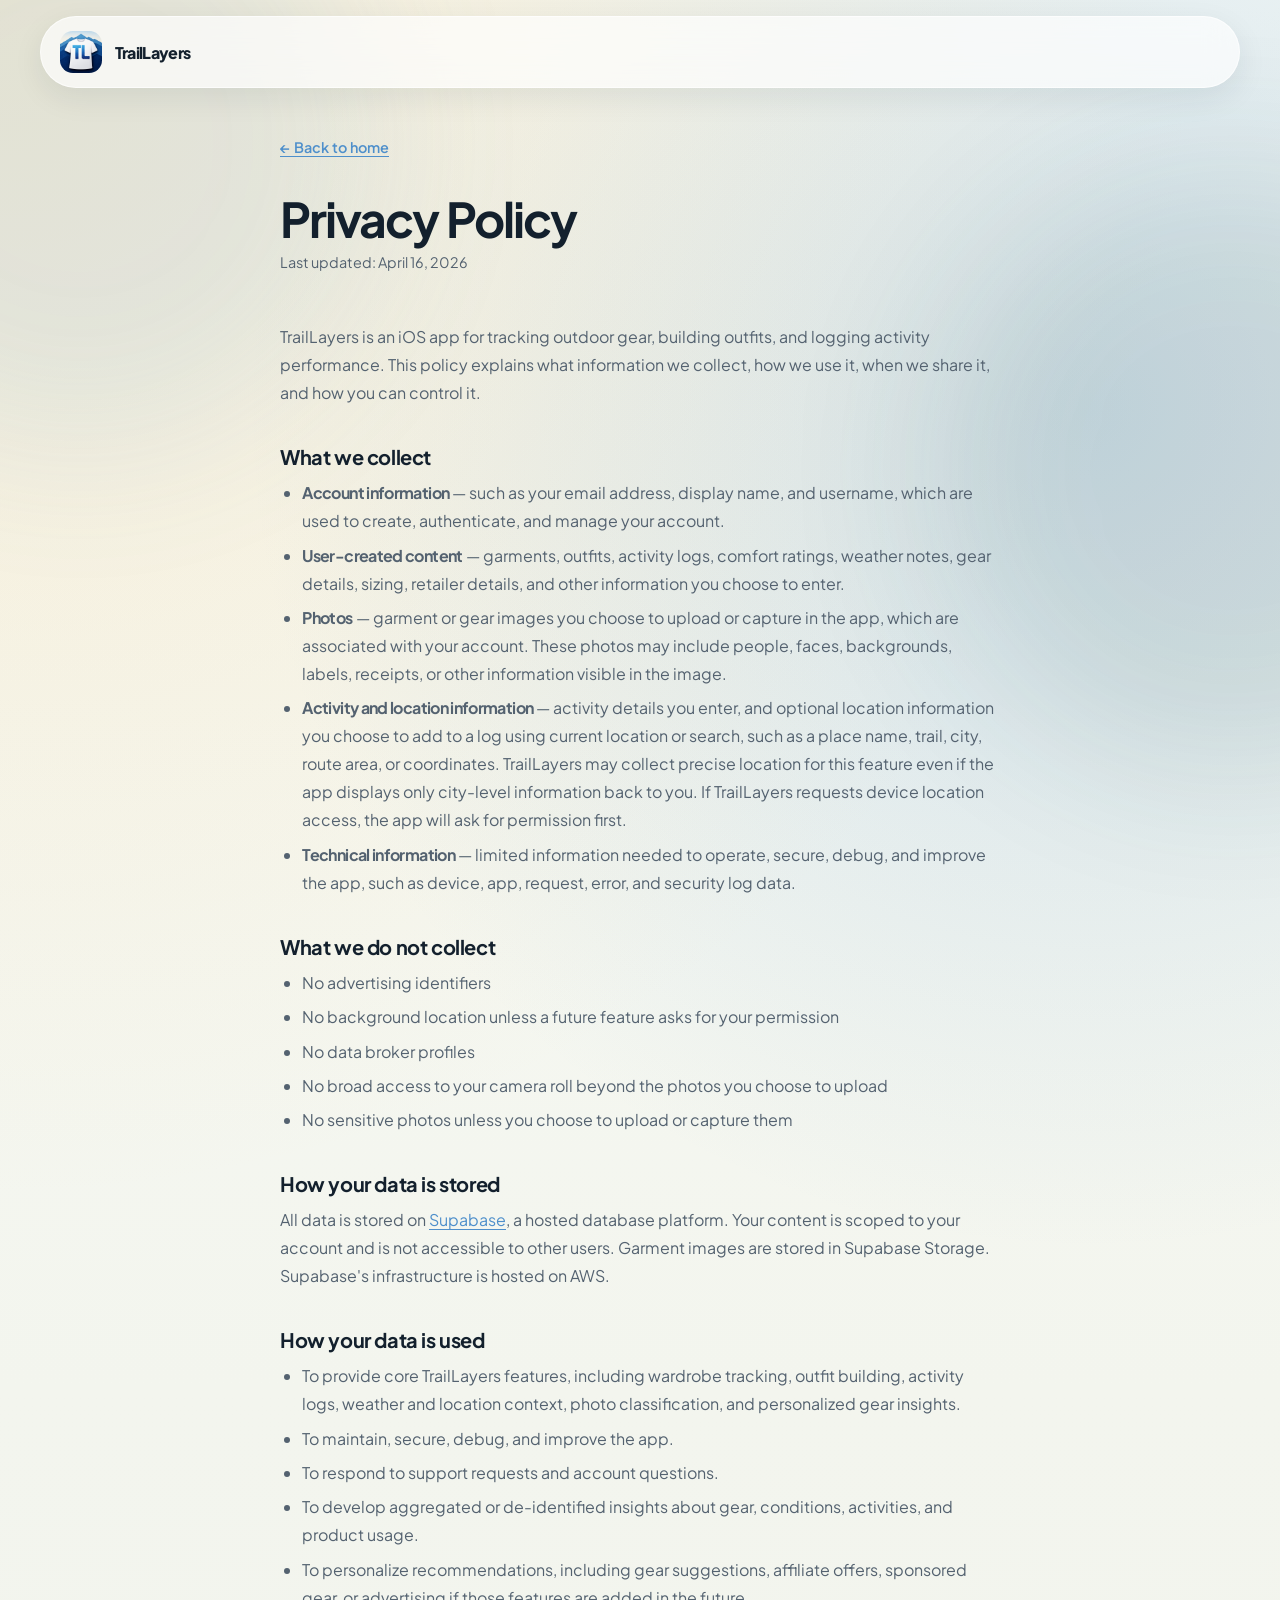
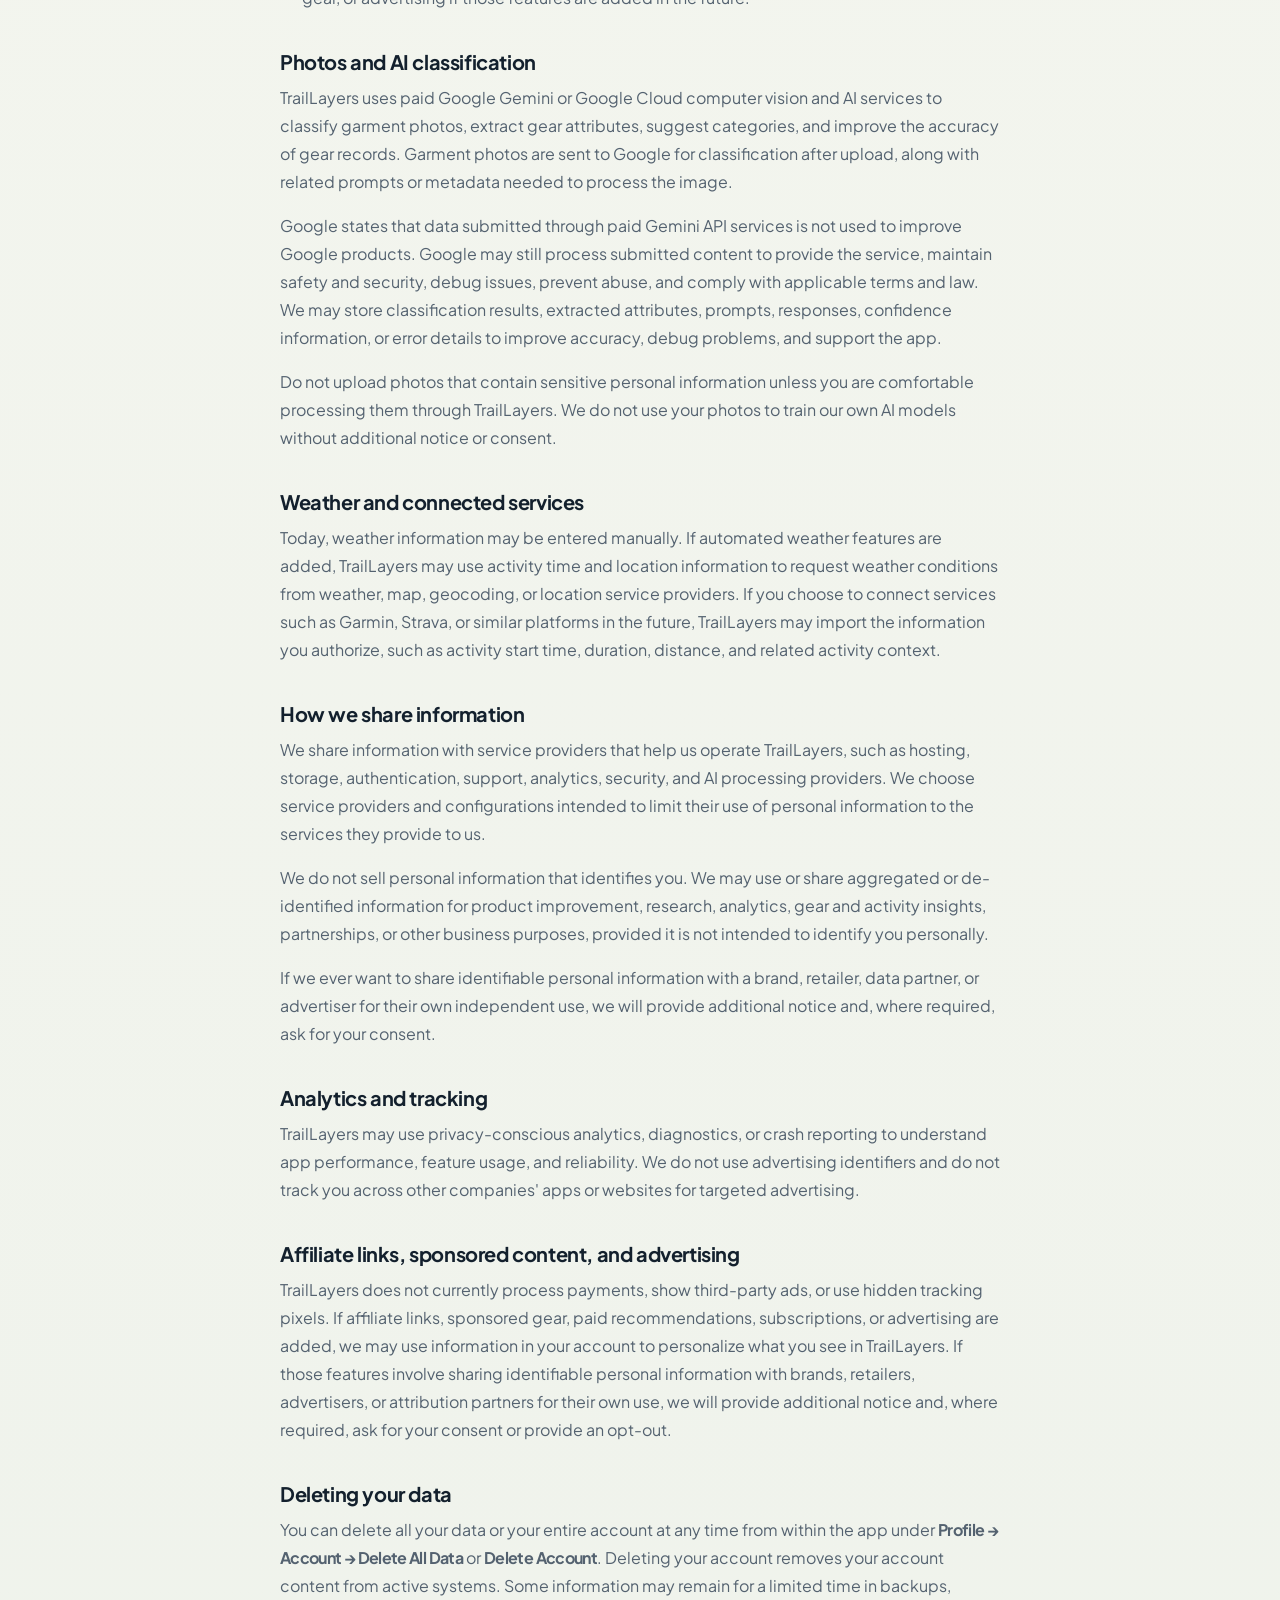
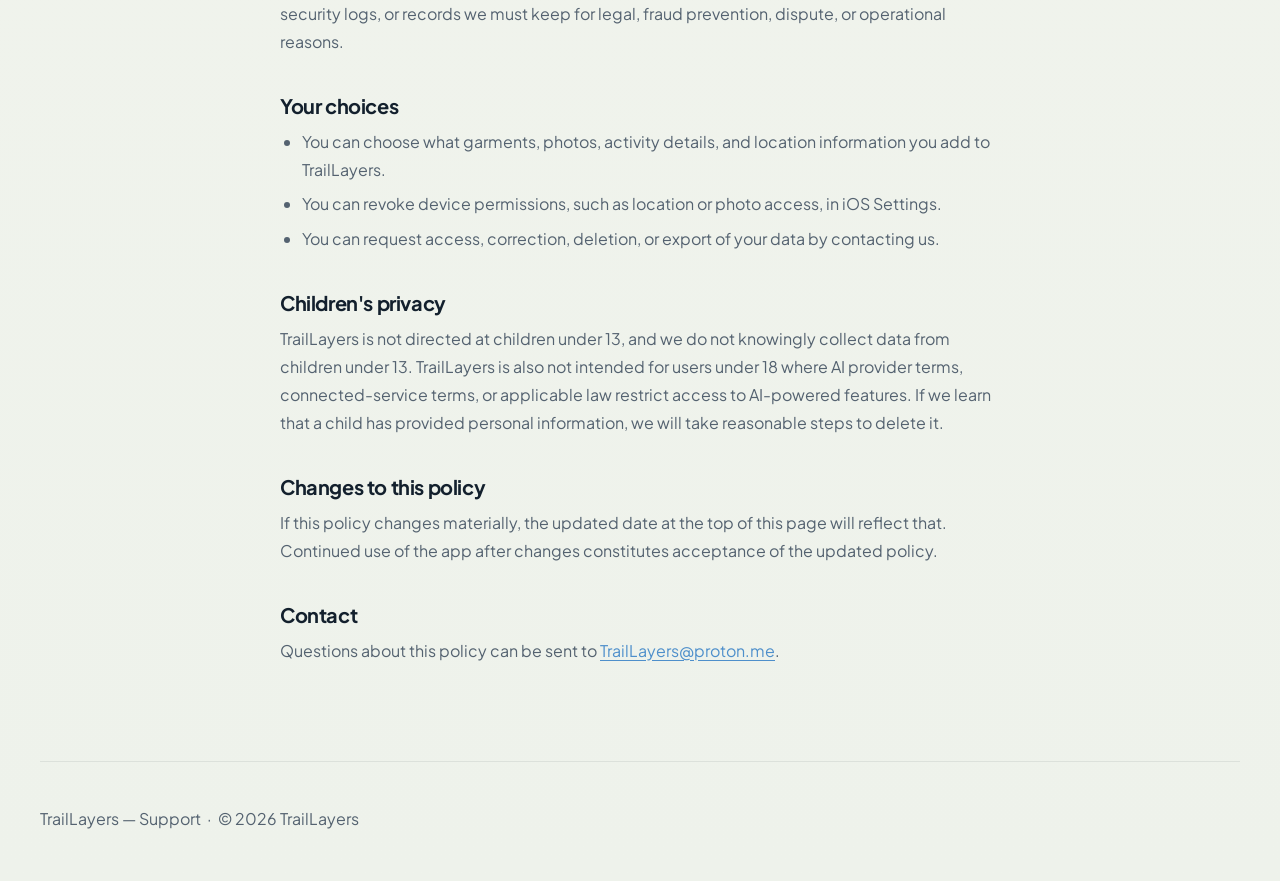
<file: privacy.html>
<!DOCTYPE html>
<html lang="en">
<head>
  <meta charset="UTF-8">
  <meta name="viewport" content="width=device-width, initial-scale=1.0">
  <title>Privacy Policy — TrailLayers</title>
  <meta name="description" content="Privacy policy for the TrailLayers iOS app.">
  <link rel="icon" type="image/png" href="./assets/traillayers-icon.png">
  <link rel="preconnect" href="https://fonts.googleapis.com">
  <link rel="preconnect" href="https://fonts.gstatic.com" crossorigin>
  <link href="https://fonts.googleapis.com/css2?family=Plus+Jakarta+Sans:wght@400;500;600;700;800&display=swap" rel="stylesheet">
  <link rel="stylesheet" href="./styles.css">
  <style>
    .privacy-shell {
      width: min(calc(100% - 2rem), 720px);
      margin: 0 auto;
      padding: 3rem 0 5rem;
    }
    .privacy-shell h1 {
      font-size: clamp(2rem, 4vw, 3rem);
      margin-bottom: 0.5rem;
    }
    .privacy-shell .meta {
      color: var(--muted);
      font-size: 0.9rem;
      margin: 0 0 3rem;
    }
    .privacy-shell h2 {
      font-size: 1.25rem;
      margin: 2.5rem 0 0.75rem;
      font-family: "Plus Jakarta Sans", sans-serif;
      letter-spacing: -0.02em;
    }
    .privacy-shell p,
    .privacy-shell ul {
      color: var(--muted);
      line-height: 1.75;
      margin: 0 0 1rem;
    }
    .privacy-shell ul {
      padding-left: 1.4rem;
    }
    .privacy-shell ul li {
      margin-bottom: 0.4rem;
    }
    .privacy-shell a {
      color: var(--sky);
      text-decoration: underline;
      text-underline-offset: 3px;
    }
    .back-link {
      display: inline-flex;
      align-items: center;
      gap: 0.4rem;
      font-size: 0.9rem;
      font-weight: 600;
      color: var(--muted);
      margin-bottom: 2.5rem;
    }
    .back-link:hover { color: var(--ink); }
  </style>
</head>
<body>
  <div class="page-shell">
    <header class="site-header">
      <a class="brand" href="./index.html" aria-label="TrailLayers home">
        <img src="./assets/traillayers-icon.png" alt="TrailLayers app icon">
        <span>TrailLayers</span>
      </a>
    </header>

    <div class="privacy-shell">
      <a class="back-link" href="./index.html">← Back to home</a>

      <h1>Privacy Policy</h1>
      <p class="meta">Last updated: April 16, 2026</p>

      <p>
        TrailLayers is an iOS app for tracking outdoor gear, building outfits, and logging activity performance.
        This policy explains what information we collect, how we use it, when we share it, and how you can control it.
      </p>

      <h2>What we collect</h2>
      <ul>
        <li><strong>Account information</strong> — such as your email address, display name, and username, which are used to create, authenticate, and manage your account.</li>
        <li><strong>User-created content</strong> — garments, outfits, activity logs, comfort ratings, weather notes, gear details, sizing, retailer details, and other information you choose to enter.</li>
        <li><strong>Photos</strong> — garment or gear images you choose to upload or capture in the app, which are associated with your account. These photos may include people, faces, backgrounds, labels, receipts, or other information visible in the image.</li>
        <li><strong>Activity and location information</strong> — activity details you enter, and optional location information you choose to add to a log using current location or search, such as a place name, trail, city, route area, or coordinates. TrailLayers may collect precise location for this feature even if the app displays only city-level information back to you. If TrailLayers requests device location access, the app will ask for permission first.</li>
        <li><strong>Technical information</strong> — limited information needed to operate, secure, debug, and improve the app, such as device, app, request, error, and security log data.</li>
      </ul>

      <h2>What we do not collect</h2>
      <ul>
        <li>No advertising identifiers</li>
        <li>No background location unless a future feature asks for your permission</li>
        <li>No data broker profiles</li>
        <li>No broad access to your camera roll beyond the photos you choose to upload</li>
        <li>No sensitive photos unless you choose to upload or capture them</li>
      </ul>

      <h2>How your data is stored</h2>
      <p>
        All data is stored on <a href="https://supabase.com" target="_blank" rel="noopener">Supabase</a>,
        a hosted database platform. Your content is scoped to your account and is not accessible to other users.
        Garment images are stored in Supabase Storage. Supabase's infrastructure is hosted on AWS.
      </p>

      <h2>How your data is used</h2>
      <ul>
        <li>To provide core TrailLayers features, including wardrobe tracking, outfit building, activity logs, weather and location context, photo classification, and personalized gear insights.</li>
        <li>To maintain, secure, debug, and improve the app.</li>
        <li>To respond to support requests and account questions.</li>
        <li>To develop aggregated or de-identified insights about gear, conditions, activities, and product usage.</li>
        <li>To personalize recommendations, including gear suggestions, affiliate offers, sponsored gear, or advertising if those features are added in the future.</li>
      </ul>

      <h2>Photos and AI classification</h2>
      <p>
        TrailLayers uses paid Google Gemini or Google Cloud computer vision and AI services to classify garment photos,
        extract gear attributes, suggest categories, and improve the accuracy of gear records. Garment photos are sent
        to Google for classification after upload, along with related prompts or metadata needed to process the image.
      </p>
      <p>
        Google states that data submitted through paid Gemini API services is not used to improve Google products. Google
        may still process submitted content to provide the service, maintain safety and security, debug issues, prevent abuse,
        and comply with applicable terms and law. We may store classification results, extracted attributes, prompts,
        responses, confidence information, or error details to improve accuracy, debug problems, and support the app.
      </p>
      <p>
        Do not upload photos that contain sensitive personal information unless you are comfortable processing them through
        TrailLayers. We do not use your photos to train our own AI models without additional notice or consent.
      </p>

      <h2>Weather and connected services</h2>
      <p>
        Today, weather information may be entered manually. If automated weather features are added, TrailLayers may use
        activity time and location information to request weather conditions from weather, map, geocoding, or location service
        providers. If you choose to connect services such as Garmin, Strava, or similar platforms in the future, TrailLayers
        may import the information you authorize, such as activity start time, duration, distance, and related activity context.
      </p>

      <h2>How we share information</h2>
      <p>
        We share information with service providers that help us operate TrailLayers, such as hosting, storage,
        authentication, support, analytics, security, and AI processing providers. We choose service providers and
        configurations intended to limit their use of personal information to the services they provide to us.
      </p>
      <p>
        We do not sell personal information that identifies you. We may use or share aggregated or de-identified
        information for product improvement, research, analytics, gear and activity insights, partnerships, or other
        business purposes, provided it is not intended to identify you personally.
      </p>
      <p>
        If we ever want to share identifiable personal information with a brand, retailer, data partner, or advertiser
        for their own independent use, we will provide additional notice and, where required, ask for your consent.
      </p>

      <h2>Analytics and tracking</h2>
      <p>
        TrailLayers may use privacy-conscious analytics, diagnostics, or crash reporting to understand app performance,
        feature usage, and reliability. We do not use advertising identifiers and do not track you across other companies'
        apps or websites for targeted advertising.
      </p>

      <h2>Affiliate links, sponsored content, and advertising</h2>
      <p>
        TrailLayers does not currently process payments, show third-party ads, or use hidden tracking pixels. If affiliate
        links, sponsored gear, paid recommendations, subscriptions, or advertising are added, we may use information in your
        account to personalize what you see in TrailLayers. If those features involve sharing identifiable personal information
        with brands, retailers, advertisers, or attribution partners for their own use, we will provide additional notice and,
        where required, ask for your consent or provide an opt-out.
      </p>

      <h2>Deleting your data</h2>
      <p>
        You can delete all your data or your entire account at any time from within the app under
        <strong>Profile &rarr; Account &rarr; Delete All Data</strong> or <strong>Delete Account</strong>.
        Deleting your account removes your account content from active systems. Some information may remain for a limited
        time in backups, security logs, or records we must keep for legal, fraud prevention, dispute, or operational reasons.
      </p>

      <h2>Your choices</h2>
      <ul>
        <li>You can choose what garments, photos, activity details, and location information you add to TrailLayers.</li>
        <li>You can revoke device permissions, such as location or photo access, in iOS Settings.</li>
        <li>You can request access, correction, deletion, or export of your data by contacting us.</li>
      </ul>

      <h2>Children's privacy</h2>
      <p>
        TrailLayers is not directed at children under 13, and we do not knowingly collect data from children under 13.
        TrailLayers is also not intended for users under 18 where AI provider terms, connected-service terms, or applicable
        law restrict access to AI-powered features. If we learn that a child has provided personal information, we will take
        reasonable steps to delete it.
      </p>

      <h2>Changes to this policy</h2>
      <p>
        If this policy changes materially, the updated date at the top of this page will reflect that.
        Continued use of the app after changes constitutes acceptance of the updated policy.
      </p>

      <h2>Contact</h2>
      <p>
        Questions about this policy can be sent to
        <a href="mailto:TrailLayers@proton.me">TrailLayers@proton.me</a>.
      </p>
    </div>

    <footer class="site-footer">
      <p>TrailLayers &mdash; <a href="./support/">Support</a> &nbsp;&middot;&nbsp; &copy; <span id="year"></span> TrailLayers</p>
    </footer>
  </div>

  <script src="./script.js"></script>
</body>
</html>
</file>
<file: styles.css>
:root {
  --bg: #f3f5ee;
  --bg-strong: #dce9da;
  --surface: rgba(255, 255, 255, 0.72);
  --surface-strong: rgba(255, 255, 255, 0.9);
  --ink: #13202d;
  --muted: #546270;
  --line: rgba(19, 32, 45, 0.1);
  --forest: #274f4a;
  --pine: #1d3a59;
  --sky: #4e8fcb;
  --snow: #fdfdfc;
  --sun: #f3c97d;
  --shadow: 0 22px 60px rgba(17, 37, 53, 0.14);
  --radius-xl: 32px;
  --radius-lg: 24px;
  --radius-md: 18px;
  --radius-sm: 14px;
  --max-width: 1200px;
}

* {
  box-sizing: border-box;
}

html {
  scroll-behavior: smooth;
}

body {
  margin: 0;
  min-width: 320px;
  color: var(--ink);
  font-family: "Plus Jakarta Sans", "Avenir Next", "Segoe UI", sans-serif;
  background:
    radial-gradient(circle at top left, rgba(243, 201, 125, 0.28), transparent 28%),
    radial-gradient(circle at 85% 10%, rgba(78, 143, 203, 0.22), transparent 22%),
    linear-gradient(180deg, #f9fbf6 0%, var(--bg) 34%, #eef2eb 100%);
}

img {
  display: block;
  max-width: 100%;
}

a {
  color: inherit;
  text-decoration: none;
}

.page-shell {
  position: relative;
  overflow: hidden;
}

.page-shell::before,
.page-shell::after {
  content: "";
  position: fixed;
  inset: auto;
  width: 38rem;
  height: 38rem;
  border-radius: 50%;
  filter: blur(80px);
  opacity: 0.4;
  pointer-events: none;
  z-index: -1;
}

.page-shell::before {
  top: -10rem;
  left: -14rem;
  background: rgba(78, 143, 203, 0.3);
}

.page-shell::after {
  right: -16rem;
  bottom: 8rem;
  background: rgba(39, 79, 74, 0.28);
}

.site-header,
.hero,
.proof-strip,
.section,
.site-footer {
  width: min(calc(100% - 2rem), var(--max-width));
  margin: 0 auto;
}

.site-header {
  position: sticky;
  top: 1rem;
  z-index: 10;
  display: flex;
  align-items: center;
  justify-content: space-between;
  gap: 1rem;
  margin-top: 1rem;
  padding: 0.9rem 1.2rem;
  background: rgba(255, 255, 255, 0.68);
  backdrop-filter: blur(16px);
  border: 1px solid rgba(255, 255, 255, 0.65);
  border-radius: 999px;
  box-shadow: 0 10px 30px rgba(19, 32, 45, 0.08);
}

.brand {
  display: inline-flex;
  align-items: center;
  gap: 0.8rem;
  font-weight: 800;
  letter-spacing: -0.02em;
}

.brand img {
  width: 2.6rem;
  height: 2.6rem;
  border-radius: 0.8rem;
}

.site-nav {
  display: flex;
  align-items: center;
  gap: 1.3rem;
  color: var(--muted);
  font-size: 0.96rem;
}

.site-nav a:hover,
.site-nav a:focus-visible {
  color: var(--ink);
}

.menu-toggle {
  display: none;
  border: 0;
  background: transparent;
  padding: 0.25rem;
}

.menu-toggle span {
  display: block;
  width: 1.4rem;
  height: 2px;
  margin: 0.25rem 0;
  background: var(--ink);
  border-radius: 999px;
}

.hero {
  display: grid;
  grid-template-columns: 1.02fr 0.98fr;
  gap: 2rem;
  align-items: center;
  padding: 4.6rem 0 2.2rem;
}

.eyebrow {
  margin: 0 0 1rem;
  font-size: 0.85rem;
  font-weight: 700;
  text-transform: uppercase;
  letter-spacing: 0.16em;
  color: var(--forest);
}

h1,
h2,
h3,
strong,
.brand span {
  letter-spacing: -0.04em;
}

h1 {
  margin: 0;
  font-size: clamp(3rem, 6vw, 6.1rem);
  line-height: 0.95;
}

h2 {
  margin: 0;
  font-size: clamp(2rem, 4vw, 3.4rem);
  line-height: 1;
}

h3 {
  margin: 0 0 0.45rem;
  font-size: 1.18rem;
}

.hero h1 {
  font-family: "Plus Jakarta Sans", "Avenir Next", sans-serif;
}

.section-heading h2,
.brand-panel h3 {
  font-family: "Instrument Serif", Georgia, serif;
  font-weight: 400;
  letter-spacing: -0.02em;
}

.hero-text,
.section-heading p,
.text-panel p,
.brand-panel p,
.showcase-card p,
.use-case-card p,
.proof-strip span,
.site-footer p {
  color: var(--muted);
  line-height: 1.65;
}

.hero-text {
  max-width: 38rem;
  margin: 1.35rem 0 0;
  font-size: 1.08rem;
}

.hero-actions,
.cta-row {
  display: flex;
  flex-wrap: wrap;
  gap: 0.85rem;
  margin-top: 2rem;
}

.button {
  display: inline-flex;
  align-items: center;
  justify-content: center;
  min-height: 3.25rem;
  padding: 0 1.25rem;
  border-radius: 999px;
  border: 1px solid transparent;
  font-weight: 700;
  transition: transform 180ms ease, box-shadow 180ms ease, background 180ms ease;
}

.button:hover,
.button:focus-visible {
  transform: translateY(-1px);
}

.button-primary {
  background: linear-gradient(135deg, var(--pine), var(--sky));
  color: white;
  box-shadow: 0 16px 30px rgba(29, 58, 89, 0.22);
}

.button-secondary {
  background: rgba(255, 255, 255, 0.64);
  border-color: var(--line);
}

.hero-meta {
  display: flex;
  flex-wrap: wrap;
  gap: 0.8rem;
  padding: 0;
  margin: 2rem 0 0;
  list-style: none;
}

.hero-meta li {
  padding: 0.75rem 0.95rem;
  background: rgba(255, 255, 255, 0.64);
  border: 1px solid rgba(19, 32, 45, 0.08);
  border-radius: 999px;
  font-size: 0.92rem;
}

.hero-visual {
  position: relative;
  padding: 1.2rem 0 1rem;
}

.glow {
  position: absolute;
  border-radius: 50%;
  filter: blur(12px);
}

.glow-one {
  top: 2rem;
  right: 5rem;
  width: 13rem;
  height: 13rem;
  background: rgba(243, 201, 125, 0.42);
}

.glow-two {
  bottom: 6rem;
  left: 1rem;
  width: 16rem;
  height: 16rem;
  background: rgba(78, 143, 203, 0.22);
}

.showcase-card,
.text-panel,
.brand-panel,
.use-case-card,
.proof-strip article,
.final-cta {
  background: var(--surface);
  backdrop-filter: blur(18px);
  border: 1px solid rgba(255, 255, 255, 0.75);
  box-shadow: var(--shadow);
}

.use-case-tag,
.brand-kicker {
  display: inline-flex;
  padding: 0.45rem 0.75rem;
  border-radius: 999px;
  background: rgba(39, 79, 74, 0.1);
  color: var(--forest);
  font-size: 0.78rem;
  font-weight: 700;
  text-transform: uppercase;
  letter-spacing: 0.12em;
}

/* ── Hero phone frames ─────────────────────────────────────── */

.phone-stack {
  position: relative;
  width: 100%;
  height: 52rem;
}

.phone-frame {
  position: absolute;
  width: 60%;
  /* phone aspect ratio ~390×844 */
  border-radius: 2.8rem;
  overflow: hidden;
  /* dark bezel border mimicking iPhone frame */
  box-shadow:
    0 0 0 2px rgba(255,255,255,0.18),
    0 0 0 10px rgba(10, 20, 32, 0.92),
    0 32px 72px rgba(10, 20, 32, 0.52);
}


.phone-frame img {
  width: 100%;
  height: auto;
  display: block;
}

/* back phone: garment detail — left, rotated back */
.phone-back {
  left: 0%;
  top: 5rem;
  transform: rotate(-5deg);
  z-index: 1;
}

/* mid phone: outfits — center, slight tilt, elevated */
.phone-mid {
  left: 32%;
  top: 0;
  transform: rotate(1deg);
  z-index: 2;
}

/* front phone: activity logs — right, rotated forward */
.phone-front {
  left: 62%;
  top: 4rem;
  transform: rotate(5deg);
  z-index: 3;
}

.proof-strip {
  display: grid;
  grid-template-columns: repeat(3, 1fr);
  gap: 1rem;
  margin-bottom: 1rem;
}

.proof-strip article {
  padding: 1.3rem;
  border-radius: var(--radius-lg);
}

.proof-strip strong {
  display: block;
  margin-bottom: 0.45rem;
  font-size: 1rem;
}

.section {
  padding: 4.5rem 0 1rem;
}

.section-heading {
  max-width: 46rem;
}

.section-heading p {
  margin: 1rem 0 0;
}

.showcase-grid,
.use-case-grid,
.about-layout {
  display: grid;
  gap: 1.2rem;
  margin-top: 2.1rem;
}

.showcase-grid,
.use-case-grid {
  grid-template-columns: repeat(3, 1fr);
}

.showcase-card,
.use-case-card,
.text-panel,
.brand-panel {
  border-radius: var(--radius-xl);
  padding: 1.4rem;
}

.showcase-art {
  /* fixed height preview window — screenshot fills from top, crops naturally */
  height: 18rem;
  margin-bottom: 1.2rem;
  border-radius: calc(var(--radius-xl) - 0.45rem);
  border: 1px solid rgba(255, 255, 255, 0.65);
  overflow: hidden;
  /* subtle inner shadow so screenshot edges blend into the card */
  box-shadow: inset 0 -2rem 2rem -1rem rgba(255,255,255,0.45);
}

.showcase-art img {
  width: 100%;
  height: auto;
  display: block;
  /* align to top so the most interesting UI (nav + first content) shows */
  object-fit: cover;
  object-position: top center;
}

.about-layout {
  grid-template-columns: 1.05fr 0.95fr;
}

.brand-panel {
  display: grid;
  grid-template-columns: 8rem 1fr;
  align-items: center;
  gap: 1.25rem;
  background:
    linear-gradient(135deg, rgba(243, 201, 125, 0.17), rgba(78, 143, 203, 0.1)),
    rgba(255, 255, 255, 0.78);
}

.brand-panel img {
  border-radius: 2rem;
  box-shadow: 0 16px 30px rgba(29, 58, 89, 0.12);
}

.use-case-card {
  min-height: 15rem;
  background:
    linear-gradient(180deg, rgba(255, 255, 255, 0.8), rgba(231, 239, 233, 0.76)),
    var(--surface);
}

.final-cta {
  padding: 1.7rem;
  border-radius: var(--radius-xl);
}

.site-footer {
  display: flex;
  justify-content: space-between;
  gap: 1rem;
  padding: 2.8rem 0 3rem;
  color: var(--muted);
  border-top: 1px solid rgba(19, 32, 45, 0.08);
}

.site-footer p {
  margin: 0;
  max-width: 28rem;
}

.footer-small {
  white-space: nowrap;
}

.footer-social {
  display: flex;
  align-items: center;
  gap: 1.25rem;
  flex-shrink: 0;
  font-size: 0.875rem;
}

.footer-social a {
  color: var(--muted);
  text-decoration: none;
  white-space: nowrap;
  transition: color 0.15s;
}

.footer-social a:hover {
  color: var(--ink);
}

@media (max-width: 1120px) {
  .hero {
    grid-template-columns: 1fr;
  }

  /* switch to flex row so phones don't overflow their container */
  .phone-stack {
    position: relative;
    inset: auto;
    height: auto;
    display: flex;
    justify-content: center;
    gap: 1rem;
    padding: 1rem 0.5rem;
  }

  .phone-frame {
    position: relative;
    top: auto;
    left: auto;
    width: calc(33% - 0.67rem);
    transform: none;
  }

  .phone-back {
    transform: rotate(-2deg);
    align-self: flex-start;
    margin-top: 1.2rem;
  }

  .phone-mid {
    transform: none;
  }

  .phone-front {
    transform: rotate(2deg);
    align-self: flex-start;
    margin-top: 1.2rem;
  }

  .showcase-grid,
  .use-case-grid,
  .proof-strip {
    grid-template-columns: repeat(2, 1fr);
  }
}

@media (max-width: 780px) {
  .site-header {
    top: 0.75rem;
    border-radius: 1.6rem;
  }

  .menu-toggle {
    display: inline-block;
  }

  .site-nav {
    position: absolute;
    top: calc(100% + 0.65rem);
    right: 0;
    display: none;
    flex-direction: column;
    align-items: flex-start;
    min-width: 12rem;
    padding: 1rem;
    background: rgba(255, 255, 255, 0.92);
    border: 1px solid rgba(19, 32, 45, 0.08);
    border-radius: 1.2rem;
    box-shadow: var(--shadow);
  }

  .site-nav.is-open {
    display: flex;
  }

  .hero {
    padding-top: 3rem;
  }

  .proof-strip,
  .showcase-grid,
  .use-case-grid,
  .about-layout {
    grid-template-columns: 1fr;
  }

  .brand-panel {
    grid-template-columns: 1fr;
  }

  .site-footer {
    flex-direction: column;
    padding-top: 2rem;
  }
}

@media (max-width: 520px) {
  .site-header,
  .hero,
  .proof-strip,
  .section,
  .site-footer {
    width: min(calc(100% - 1rem), var(--max-width));
  }

  h1 {
    font-size: 2.8rem;
  }

  .hero-meta li,
  .button {
    width: 100%;
  }

  /* On very small screens show only the center (outfits) phone */
  .phone-stack {
    justify-content: center;
  }

  .phone-back,
  .phone-front {
    display: none;
  }

  .phone-mid {
    position: relative;
    width: min(72%, 18rem);
    transform: none;
  }
}
</file>
<file: outfits/outfit.css>
/* =========================================================
   Shared Outfit page — scoped styles
   ========================================================= */

.outfit-footer {
  width: min(calc(100% - 2rem), var(--max-width));
  margin: 0 auto;
}

.outfit-header-cta {
  min-height: 2.4rem;
  padding: 0 1rem;
  font-size: 0.88rem;
  white-space: nowrap;
}

[hidden] {
  display: none !important;
}

.outfit-state {
  display: flex;
  flex-direction: column;
  align-items: center;
  justify-content: center;
  gap: 1rem;
  min-height: 60vh;
  padding: 2rem 1rem;
  text-align: center;
}

#outfit-main[data-state="loading"] #state-error,
#outfit-main[data-state="loading"] #state-content,
#outfit-main[data-state="error"] #state-loading,
#outfit-main[data-state="error"] #state-content,
#outfit-main[data-state="content"] #state-loading,
#outfit-main[data-state="content"] #state-error {
  display: none !important;
}

.outfit-state p {
  color: var(--muted);
  margin: 0;
}

.spinner {
  width: 2.4rem;
  height: 2.4rem;
  border: 3px solid var(--line);
  border-top-color: var(--forest);
  border-radius: 50%;
  animation: spin 0.75s linear infinite;
}

@keyframes spin {
  to { transform: rotate(360deg); }
}

.state-icon {
  display: flex;
  align-items: center;
  justify-content: center;
  width: 5rem;
  height: 5rem;
  margin-bottom: 0.5rem;
  border-radius: 50%;
  background: rgba(39, 79, 74, 0.08);
  color: var(--forest);
}

.state-heading {
  margin: 0;
  font-size: clamp(1.6rem, 4vw, 2.4rem);
  letter-spacing: -0.04em;
}

.state-body {
  max-width: 28rem;
  margin: 0 0 0.75rem;
  color: var(--muted);
}

/* ----------------------------------------------------------
   Header
   ---------------------------------------------------------- */

.outfit-hero {
  width: min(calc(100% - 2rem), var(--max-width));
  margin: 0 auto;
  padding: 4.2rem 0 2.6rem;
  text-align: center;
}

.outfit-hero-inner {
  max-width: 58rem;
  margin: 0 auto;
}

.outfit-hero h1 {
  margin: 0 0 0.85rem;
  font-size: clamp(2.8rem, 8vw, 6.8rem);
  line-height: 0.88;
  letter-spacing: -0.07em;
}

.outfit-hero .eyebrow {
  margin-bottom: 0.9rem;
}

.outfit-meta-line,
#shared-by {
  color: var(--muted);
  font-size: 0.92rem;
  margin: 0.25rem 0 0;
}

.shared-by-link {
  color: var(--forest);
  text-decoration: none;
  font-weight: 600;
  border-bottom: 1px solid transparent;
  transition: border-color 0.15s ease, opacity 0.15s ease;
}

.shared-by-link:hover {
  border-bottom-color: var(--forest);
  opacity: 0.8;
}

/* ----------------------------------------------------------
   Tagged photo + selected garment
   ---------------------------------------------------------- */

.outfit-kit-section {
  width: min(calc(100% - 2rem), var(--max-width));
  margin: 0 auto;
  display: grid;
  grid-template-columns: minmax(0, 1.1fr) minmax(22rem, 0.9fr);
  gap: clamp(1.5rem, 5vw, 4.5rem);
  align-items: start;
  padding: 0 0 3rem;
}

.outfit-photo-card {
  position: sticky;
  top: 6.5rem;
  min-width: 0;
}

.outfit-image-wrap {
  position: relative;
  overflow: hidden;
  width: 100%;
  border-radius: 26px;
  background: linear-gradient(135deg, var(--bg-strong), #d5e2d4);
  box-shadow: 0 30px 80px rgba(17, 37, 53, 0.16);
  border: 1px solid rgba(255, 255, 255, 0.8);
}

.outfit-image-wrap img {
  width: 100%;
  height: auto;
  object-fit: contain;
}

.outfit-image-placeholder {
  min-height: 22rem;
  display: flex;
  align-items: center;
  justify-content: center;
  background: linear-gradient(135deg, #dce8d9, #c8d9c6);
}

.outfit-image-placeholder svg {
  opacity: 0.35;
  color: var(--forest);
}

.photo-helper {
  margin: 0.85rem 0 0;
  color: var(--muted);
  font-size: 0.88rem;
  text-align: center;
}

.photo-pin {
  position: absolute;
  left: calc(var(--pin-x) * 100%);
  top: calc(var(--pin-y) * 100%);
  width: 2.2rem;
  height: 2.2rem;
  padding: 0;
  border: 0;
  border-radius: 50%;
  background: transparent;
  transform: translate(-50%, -50%);
  cursor: pointer;
}

.photo-pin::before {
  content: "";
  position: absolute;
  inset: 0.22rem;
  border-radius: 50%;
  background: rgba(255, 255, 255, 0.24);
  border: 1px solid rgba(255, 255, 255, 0.72);
  box-shadow: 0 0 0 0.42rem rgba(255, 255, 255, 0.14), 0 10px 24px rgba(0, 0, 0, 0.18);
  backdrop-filter: blur(10px);
  transition: transform 160ms ease, background 160ms ease, box-shadow 160ms ease;
}

.photo-pin::after {
  content: "";
  position: absolute;
  left: 50%;
  top: 50%;
  width: 0.34rem;
  height: 0.34rem;
  border-radius: 50%;
  background: #fff;
  transform: translate(-50%, -50%);
  box-shadow: 0 1px 4px rgba(0, 0, 0, 0.24);
}

.photo-pin:hover::before,
.photo-pin:focus-visible::before,
.photo-pin.is-active::before {
  transform: scale(1.18);
  background: rgba(255, 255, 255, 0.34);
  box-shadow: 0 0 0 0.58rem rgba(255, 255, 255, 0.18), 0 16px 32px rgba(0, 0, 0, 0.22);
}

.photo-pin:focus-visible {
  outline: 3px solid rgba(78, 143, 203, 0.8);
  outline-offset: 4px;
}

.selected-garment-panel {
  min-width: 0;
}

.selected-garment-card {
  display: grid;
  gap: 1.15rem;
}

.selected-garment-media {
  overflow: hidden;
  aspect-ratio: 1 / 1;
  border-radius: 24px;
  background: rgba(255, 255, 255, 0.66);
  border: 1px solid rgba(255, 255, 255, 0.78);
  box-shadow: 0 24px 70px rgba(17, 37, 53, 0.12);
}

.selected-garment-media img {
  width: 100%;
  height: 100%;
  object-fit: contain;
  padding: clamp(1rem, 4vw, 2.2rem);
}

.selected-garment-copy {
  display: grid;
  gap: 0.7rem;
}

.selected-garment-copy h2 {
  margin: 0;
  font-family: "Plus Jakarta Sans", "Avenir Next", sans-serif;
  font-size: clamp(1.35rem, 3vw, 2.1rem);
  line-height: 1.05;
  letter-spacing: -0.055em;
}

.selected-garment-brand,
.selected-garment-meta,
.selected-garment-price {
  margin: 0;
}

.selected-garment-brand,
.selected-garment-meta {
  color: var(--muted);
  line-height: 1.5;
}

.selected-garment-price {
  font-weight: 800;
  color: var(--ink);
}

.selected-garment-actions {
  display: flex;
  flex-wrap: wrap;
  gap: 0.65rem;
  align-items: center;
  margin-top: 0.2rem;
}

.selected-garment-actions .button {
  min-height: 2.55rem;
  padding: 0 1rem;
}

/* ----------------------------------------------------------
   Garment list
   ---------------------------------------------------------- */

.outfit-garments-section {
  width: min(calc(100% - 2rem), var(--max-width));
  margin: 0 auto;
  padding: 1rem 0 2.5rem;
}

.garments-heading {
  font-family: "Instrument Serif", Georgia, serif;
  font-weight: 400;
  font-size: clamp(1.7rem, 3vw, 2.35rem);
  letter-spacing: -0.02em;
  margin: 0 0 1.25rem;
}

.garment-list {
  list-style: none;
  padding: 0;
  margin: 0;
  display: grid;
  gap: 0.85rem;
  grid-template-columns: repeat(3, minmax(0, 1fr));
}

.garment-card {
  min-width: 0;
}

.garment-card-button {
  width: 100%;
  display: grid;
  grid-template-columns: 5rem 1fr;
  gap: 1rem;
  align-items: flex-start;
  padding: 1rem;
  border: 1px solid rgba(255, 255, 255, 0.75);
  border-radius: 22px;
  background: var(--surface);
  backdrop-filter: blur(18px);
  box-shadow: 0 8px 24px rgba(17, 37, 53, 0.08);
  color: inherit;
  font: inherit;
  text-align: left;
  cursor: pointer;
  transition: transform 180ms ease, box-shadow 180ms ease, border-color 180ms ease, background 180ms ease;
}

.garment-card-button:hover,
.garment-card-button:focus-visible,
.garment-card.is-active .garment-card-button {
  transform: translateY(-2px);
  border-color: rgba(39, 79, 74, 0.28);
  background: rgba(255, 255, 255, 0.86);
  box-shadow: 0 16px 34px rgba(17, 37, 53, 0.12);
}

.garment-card-button:focus-visible {
  outline: 3px solid rgba(78, 143, 203, 0.55);
  outline-offset: 3px;
}

.garment-card-thumb {
  width: 5rem;
  height: 5rem;
  border-radius: 16px;
  overflow: hidden;
  background: linear-gradient(135deg, var(--bg-strong), #d3dfd2);
  border: 1px solid rgba(255, 255, 255, 0.65);
}

.garment-card-thumb img {
  width: 100%;
  height: 100%;
  object-fit: contain;
  padding: 0.35rem;
}

.garment-thumb-placeholder {
  width: 100%;
  height: 100%;
  display: flex;
  align-items: center;
  justify-content: center;
  background: linear-gradient(135deg, #dce9da, #c5d8c2);
}

.garment-thumb-placeholder svg {
  opacity: 0.4;
  color: var(--forest);
}

.garment-card-body {
  min-width: 0;
}

.garment-card-name {
  margin: 0 0 0.2rem;
  font-size: 0.98rem;
  font-weight: 800;
  letter-spacing: -0.04em;
  line-height: 1.16;
  overflow-wrap: break-word;
}

.garment-card-brand {
  margin: 0 0 0.55rem;
  font-size: 0.84rem;
  color: var(--muted);
}

.garment-card-meta,
.garment-badges {
  display: flex;
  flex-wrap: wrap;
  gap: 0.35rem;
  margin: 0 0 0.55rem;
}

.garment-badges {
  margin-bottom: 0;
}

.garment-pill,
.badge {
  display: inline-flex;
  align-items: center;
  gap: 0.3rem;
  border-radius: 999px;
  white-space: nowrap;
}

.garment-pill {
  padding: 0.3rem 0.6rem;
  background: rgba(19, 32, 45, 0.06);
  color: var(--muted);
  font-size: 0.74rem;
  font-weight: 650;
}

.badge {
  padding: 0.3rem 0.65rem;
  font-size: 0.7rem;
  font-weight: 800;
  letter-spacing: 0.04em;
  text-transform: uppercase;
}

.badge-waterproof {
  background: rgba(29, 58, 89, 0.1);
  color: var(--pine);
}

.badge-wind {
  background: rgba(39, 79, 74, 0.1);
  color: var(--forest);
}

.badge-insulation {
  background: rgba(243, 201, 125, 0.3);
  color: #7a5620;
}

/* ----------------------------------------------------------
   Temperature bar
   ---------------------------------------------------------- */

.outfit-weather-section {
  width: min(calc(100% - 2rem), var(--max-width));
  margin: 0 auto;
  padding: 0 0 2.8rem;
}

.temp-bar-wrap {
  padding: 1.4rem 1.6rem 1.25rem;
  border-radius: var(--radius-xl);
  background: var(--surface);
  backdrop-filter: blur(18px);
  border: 1px solid rgba(255, 255, 255, 0.75);
  box-shadow: var(--shadow);
}

.temp-bar-eyebrow {
  margin: 0 0 0.9rem;
}

/* Scale row: min-label | bar-area | max-label */
.temp-bar-scale-row {
  display: flex;
  align-items: center;
  gap: 0.5rem;
}

.temp-bar-scale-label {
  flex-shrink: 0;
  font-size: 0.72rem;
  color: var(--muted);
  opacity: 0.65;
  white-space: nowrap;
  /* Fixed width keeps labels from shifting as the bar resizes — mirrors the
     iOS "flangeWidth: 36" approach */
  width: 2.5rem;
}

.temp-bar-scale-label:last-child {
  text-align: right;
}

/* Bar area — contains the gradient track, overlay capsule, and tick marks */
.temp-bar-area {
  position: relative;
  flex: 1;
  height: 0.9rem; /* ~14pt, matching iOS frame height */
}

/* Full-width gradient track — blue (cold) → green (mid) → orange/red (warm) */
.temp-bar-track {
  position: absolute;
  inset: 0;
  border-radius: 999px;
  background: linear-gradient(
    to right,
    hsl(216deg 80% 72%),   /* hue 0.60 sat 0.8 bri 0.85 → cool blue */
    hsl(180deg 70% 56%),   /* hue 0.50 sat 0.7 bri 0.80 → teal */
    hsl(137deg 70% 45%),   /* hue 0.38 sat 0.7 bri 0.70 → forest green */
    hsl(65deg 90% 72%),    /* hue 0.18 sat 0.9 bri 0.95 → yellow-green */
    hsl(29deg 90% 72%),    /* hue 0.08 sat 0.9 bri 0.95 → warm orange */
    hsl(7deg 90% 62%)      /* hue 0.02 sat 0.9 bri 0.85 → red-orange */
  );
}

/* Frosted worn-range overlay capsule — white semi-transparent with white border */
.temp-bar-overlay {
  position: absolute;
  top: 0;
  height: 100%;
  border-radius: 999px;
  background: rgba(255, 255, 255, 0.28);
  border: 1.5px solid rgba(255, 255, 255, 0.8);
  /* min-width ensures a point range is still visible */
  min-width: 0.6rem;
  /* translateX(-50%) is set inline to center on the midpoint */
}

/* White tick marks at worn-range boundaries */
.temp-bar-tick {
  position: absolute;
  top: -3px;
  width: 2px;
  height: calc(100% + 6px); /* extend slightly above and below the track */
  background: rgba(255, 255, 255, 0.95);
  border-radius: 1px;
  transform: translateX(-50%);
}

/* Labels row anchored beneath the bar */
.temp-bar-labels-row {
  position: relative;
  height: 1.4rem;
  margin-top: 0.25rem;
  /* account for the flanges on each side, matching .temp-bar-scale-label width
     plus the gap so label percentages align with bar percentages */
  margin-left: calc(2.5rem + 0.5rem);
  margin-right: calc(2.5rem + 0.5rem);
}

.temp-bar-label {
  position: absolute;
  font-size: 0.78rem;
  color: var(--muted);
  white-space: nowrap;
  transform: translateX(-50%);
  line-height: 1.4rem;
}

/* Footer: wear count + condition icons */
.temp-bar-footer {
  display: flex;
  align-items: center;
  gap: 0.5rem;
  margin-top: 0.85rem;
}

.temp-bar-wear-count {
  font-size: 0.82rem;
  color: var(--muted);
}

.temp-bar-condition-icon {
  display: inline-flex;
  align-items: center;
  line-height: 1;
}

.temp-bar-rain {
  color: var(--pine);
}

.temp-bar-wind {
  color: var(--muted);
}

/* ----------------------------------------------------------
   CTA
   ---------------------------------------------------------- */

.outfit-cta-section {
  width: min(calc(100% - 2rem), var(--max-width));
  margin: 0.5rem auto 3rem;
}

.outfit-cta-card {
  display: grid;
  grid-template-columns: 1fr 10rem;
  gap: 2rem;
  align-items: center;
  padding: 2rem 2rem 2rem 2.2rem;
  border-radius: var(--radius-xl);
  background:
    linear-gradient(135deg, rgba(39, 79, 74, 0.12), rgba(29, 58, 89, 0.1)),
    var(--surface);
  backdrop-filter: blur(18px);
  border: 1px solid rgba(255, 255, 255, 0.75);
  box-shadow: var(--shadow);
}

.outfit-cta-copy .eyebrow {
  margin-bottom: 0.5rem;
}

.outfit-cta-heading {
  font-family: "Instrument Serif", Georgia, serif;
  font-weight: 400;
  letter-spacing: -0.02em;
  font-size: clamp(1.4rem, 3vw, 2rem);
  margin: 0 0 0.75rem;
  line-height: 1.1;
}

.outfit-cta-copy p {
  color: var(--muted);
  line-height: 1.65;
  margin: 0 0 1.5rem;
  max-width: 38rem;
}

.outfit-cta-art {
  display: flex;
  align-items: center;
  justify-content: center;
}

.outfit-cta-art img {
  width: 8rem;
  height: 8rem;
  border-radius: 2rem;
  box-shadow: 0 16px 30px rgba(29, 58, 89, 0.14);
}

/* ----------------------------------------------------------
   Responsive
   ---------------------------------------------------------- */

@media (max-width: 980px) {
  .outfit-kit-section {
    grid-template-columns: 1fr;
  }

  .outfit-photo-card {
    position: static;
  }

  .selected-garment-card {
    grid-template-columns: 12rem 1fr;
    align-items: center;
  }

  .garment-list {
    grid-template-columns: repeat(2, minmax(0, 1fr));
  }
}

@media (max-width: 720px) {
  .outfit-hero {
    padding-top: 3rem;
  }

  .selected-garment-card {
    grid-template-columns: 1fr;
  }

  .garment-list,
  .outfit-cta-card {
    grid-template-columns: 1fr;
  }

  .outfit-cta-art {
    display: none;
  }
}

@media (max-width: 640px) {
  .outfit-header-cta {
    display: none;
  }

  .outfit-image-wrap {
    border-radius: 22px;
  }

  .outfit-footer {
    width: min(calc(100% - 1rem), var(--max-width));
  }
}

@media (max-width: 520px) {
  .garment-card-button {
    grid-template-columns: 4rem 1fr;
  }

  .garment-card-thumb {
    width: 4rem;
    height: 4rem;
  }
}
</file>
<file: profile/profile.css>
/* =========================================================
   Profile page — scoped styles
   Depends on styles.css for tokens + base
   ========================================================= */

.profile-footer {
  width: min(calc(100% - 2rem), var(--max-width));
  margin: 0 auto;
}

.profile-header-cta {
  min-height: 2.4rem;
  padding: 0 1rem;
  font-size: 0.88rem;
  white-space: nowrap;
}

/* Prevent display rules from overriding the hidden attribute */
[hidden] { display: none !important; }

/* ----------------------------------------------------------
   Loading / error states
   ---------------------------------------------------------- */

.profile-state-loading {
  display: flex;
  justify-content: center;
  padding: 6rem 0;
}

.profile-state-spinner {
  width: 2rem;
  height: 2rem;
  border: 2.5px solid var(--line);
  border-top-color: var(--forest);
  border-radius: 50%;
  animation: spin 0.7s linear infinite;
}

@keyframes spin {
  to { transform: rotate(360deg); }
}

.profile-state-message {
  padding: 6rem 0 4rem;
  text-align: center;
}

.profile-state-title {
  margin: 0 0 0.5rem;
  font-size: 1.2rem;
  font-weight: 700;
  color: var(--ink);
}

.profile-state-sub {
  margin: 0;
  font-size: 0.95rem;
  color: var(--muted);
}

/* ----------------------------------------------------------
   Profile main layout
   ---------------------------------------------------------- */

.profile-main {
  width: min(calc(100% - 2rem), var(--max-width));
  margin: 0 auto;
}

/* ----------------------------------------------------------
   Profile hero
   ---------------------------------------------------------- */

.profile-hero {
  padding: 3rem 0 2rem;
  display: flex;
  flex-direction: column;
  gap: 2rem;
}

.profile-hero-inner {
  display: flex;
  align-items: center;
  gap: 1.5rem;
}

.profile-avatar {
  flex-shrink: 0;
  width: 5rem;
  height: 5rem;
  overflow: hidden;
  border-radius: 50%;
  background: linear-gradient(135deg, var(--forest), var(--pine));
  color: #fff;
  display: flex;
  align-items: center;
  justify-content: center;
  font-size: 1.4rem;
  font-weight: 800;
  letter-spacing: -0.04em;
  box-shadow: 0 8px 24px rgba(39, 79, 74, 0.3);
}

.profile-avatar img {
  width: 100%;
  height: 100%;
  object-fit: cover;
  display: block;
}

.profile-name {
  margin: 0 0 0.2rem;
  font-size: clamp(1.8rem, 4vw, 2.8rem);
  letter-spacing: -0.04em;
  line-height: 1;
}

.profile-username {
  margin: 0 0 0.3rem;
  font-size: 0.95rem;
  color: var(--forest);
  font-weight: 600;
}

.profile-joined {
  margin: 0;
  font-size: 0.85rem;
  color: var(--muted);
}

/* Stats row */
.profile-stats {
  display: flex;
  align-items: center;
  gap: 1.5rem;
  padding: 1.25rem 1.5rem;
  border-radius: var(--radius-lg);
  background: var(--surface);
  backdrop-filter: blur(18px);
  border: 1px solid rgba(255, 255, 255, 0.75);
  box-shadow: 0 8px 24px rgba(17, 37, 53, 0.06);
  width: fit-content;
}

.profile-stat {
  display: flex;
  flex-direction: column;
  align-items: center;
  gap: 0.15rem;
}

.profile-stat-value {
  font-size: 1.6rem;
  font-weight: 800;
  letter-spacing: -0.05em;
  line-height: 1;
  color: var(--ink);
}

.profile-stat-label {
  font-size: 0.76rem;
  font-weight: 600;
  color: var(--muted);
  text-transform: uppercase;
  letter-spacing: 0.04em;
  white-space: nowrap;
}

.profile-stat-divider {
  width: 1px;
  height: 2.4rem;
  background: var(--line);
  flex-shrink: 0;
}

/* ----------------------------------------------------------
   Outfits section
   ---------------------------------------------------------- */

.profile-outfits-section {
  padding: 0.5rem 0 2rem;
}

.profile-section-heading {
  font-family: "Instrument Serif", Georgia, serif;
  font-weight: 400;
  font-size: clamp(1.5rem, 3vw, 2.2rem);
  letter-spacing: -0.02em;
  margin: 0 0 1.5rem;
}

.profile-outfit-grid {
  list-style: none;
  padding: 0;
  margin: 0;
  display: grid;
  grid-template-columns: repeat(3, 1fr);
  gap: 1rem;
}

/* Outfit card */
.profile-outfit-card {
  display: flex;
  flex-direction: column;
  border-radius: var(--radius-lg);
  background: var(--surface);
  backdrop-filter: blur(18px);
  border: 1px solid rgba(255, 255, 255, 0.75);
  box-shadow: 0 8px 24px rgba(17, 37, 53, 0.08);
  overflow: hidden;
}

/* Cover image area */
.profile-outfit-thumb {
  width: 100%;
  aspect-ratio: 4 / 3;
  overflow: hidden;
  background: linear-gradient(135deg, var(--bg-strong), #c8d9c6);
}

.profile-outfit-thumb img {
  width: 100%;
  height: 100%;
  object-fit: cover;
}

.profile-outfit-thumb--placeholder {
  display: flex;
  align-items: center;
  justify-content: center;
  background: linear-gradient(135deg, #dce9da, #c5d8c2);
  color: var(--forest);
  opacity: 0.9;
}

.profile-outfit-thumb--placeholder svg {
  opacity: 0.35;
}

/* Card body */
.profile-outfit-body {
  padding: 1rem 1.1rem 1.1rem;
  display: flex;
  flex-direction: column;
  flex: 1;
}

.profile-outfit-activity {
  margin: 0 0 0.2rem;
  font-size: 0.74rem;
  font-weight: 700;
  text-transform: uppercase;
  letter-spacing: 0.06em;
  color: var(--forest);
}

.profile-outfit-name {
  margin: 0 0 0.4rem;
  font-size: 1rem;
  font-weight: 700;
  letter-spacing: -0.03em;
  line-height: 1.2;
}

.profile-outfit-meta {
  margin: 0 0 0.9rem;
  font-size: 0.82rem;
  color: var(--muted);
}

.profile-outfit-card {
  position: relative;
}

.profile-outfit-link {
  display: inline-flex;
  align-items: center;
  gap: 0.35rem;
  font-size: 0.82rem;
  font-weight: 600;
  color: var(--forest);
  text-decoration: none;
  border-bottom: 1px solid transparent;
  transition: border-color 0.15s ease, opacity 0.15s ease;
  margin-top: auto;
}

.profile-outfit-link::after {
  content: '';
  position: absolute;
  inset: 0;
}

.profile-outfit-link:hover {
  border-bottom-color: var(--forest);
  opacity: 0.8;
}

/* ----------------------------------------------------------
   CTA section
   ---------------------------------------------------------- */

.outfit-cta-section {
  width: 100%;
  margin: 0.5rem 0 3rem;
}

.outfit-cta-card {
  display: grid;
  grid-template-columns: 1fr 10rem;
  gap: 2rem;
  align-items: center;
  padding: 2rem 2rem 2rem 2.2rem;
  border-radius: var(--radius-xl);
  background:
    linear-gradient(135deg, rgba(39, 79, 74, 0.12), rgba(29, 58, 89, 0.1)),
    var(--surface);
  backdrop-filter: blur(18px);
  border: 1px solid rgba(255, 255, 255, 0.75);
  box-shadow: var(--shadow);
}

.outfit-cta-copy .eyebrow {
  margin-bottom: 0.5rem;
}

.outfit-cta-heading {
  font-family: "Instrument Serif", Georgia, serif;
  font-weight: 400;
  letter-spacing: -0.02em;
  font-size: clamp(1.4rem, 3vw, 2rem);
  margin: 0 0 0.75rem;
  line-height: 1.1;
}

.outfit-cta-copy p {
  color: var(--muted);
  line-height: 1.65;
  margin: 0 0 1.5rem;
  max-width: 38rem;
}

.outfit-cta-art {
  display: flex;
  align-items: center;
  justify-content: center;
}

.outfit-cta-art img {
  width: 8rem;
  height: 8rem;
  border-radius: 2rem;
  box-shadow: 0 16px 30px rgba(29, 58, 89, 0.14);
}

/* ----------------------------------------------------------
   Responsive
   ---------------------------------------------------------- */

@media (max-width: 860px) {
  .profile-outfit-grid {
    grid-template-columns: repeat(2, 1fr);
  }

  .profile-stats {
    width: 100%;
    justify-content: space-around;
  }
}

@media (max-width: 720px) {
  .outfit-cta-card {
    grid-template-columns: 1fr;
  }

  .outfit-cta-art {
    display: none;
  }
}

@media (max-width: 640px) {
  .profile-outfit-grid {
    grid-template-columns: 1fr;
  }

  .profile-outfit-card {
    flex-direction: row;
    align-items: stretch;
  }

  .profile-outfit-thumb {
    width: 7rem;
    flex-shrink: 0;
    aspect-ratio: unset;
  }

  .profile-header-cta {
    display: none;
  }

  .profile-footer {
    width: min(calc(100% - 1rem), var(--max-width));
  }
}

@media (max-width: 420px) {
  .profile-stats {
    gap: 1rem;
    padding: 1rem;
  }

  .profile-stat-value {
    font-size: 1.3rem;
  }
}
</file>
